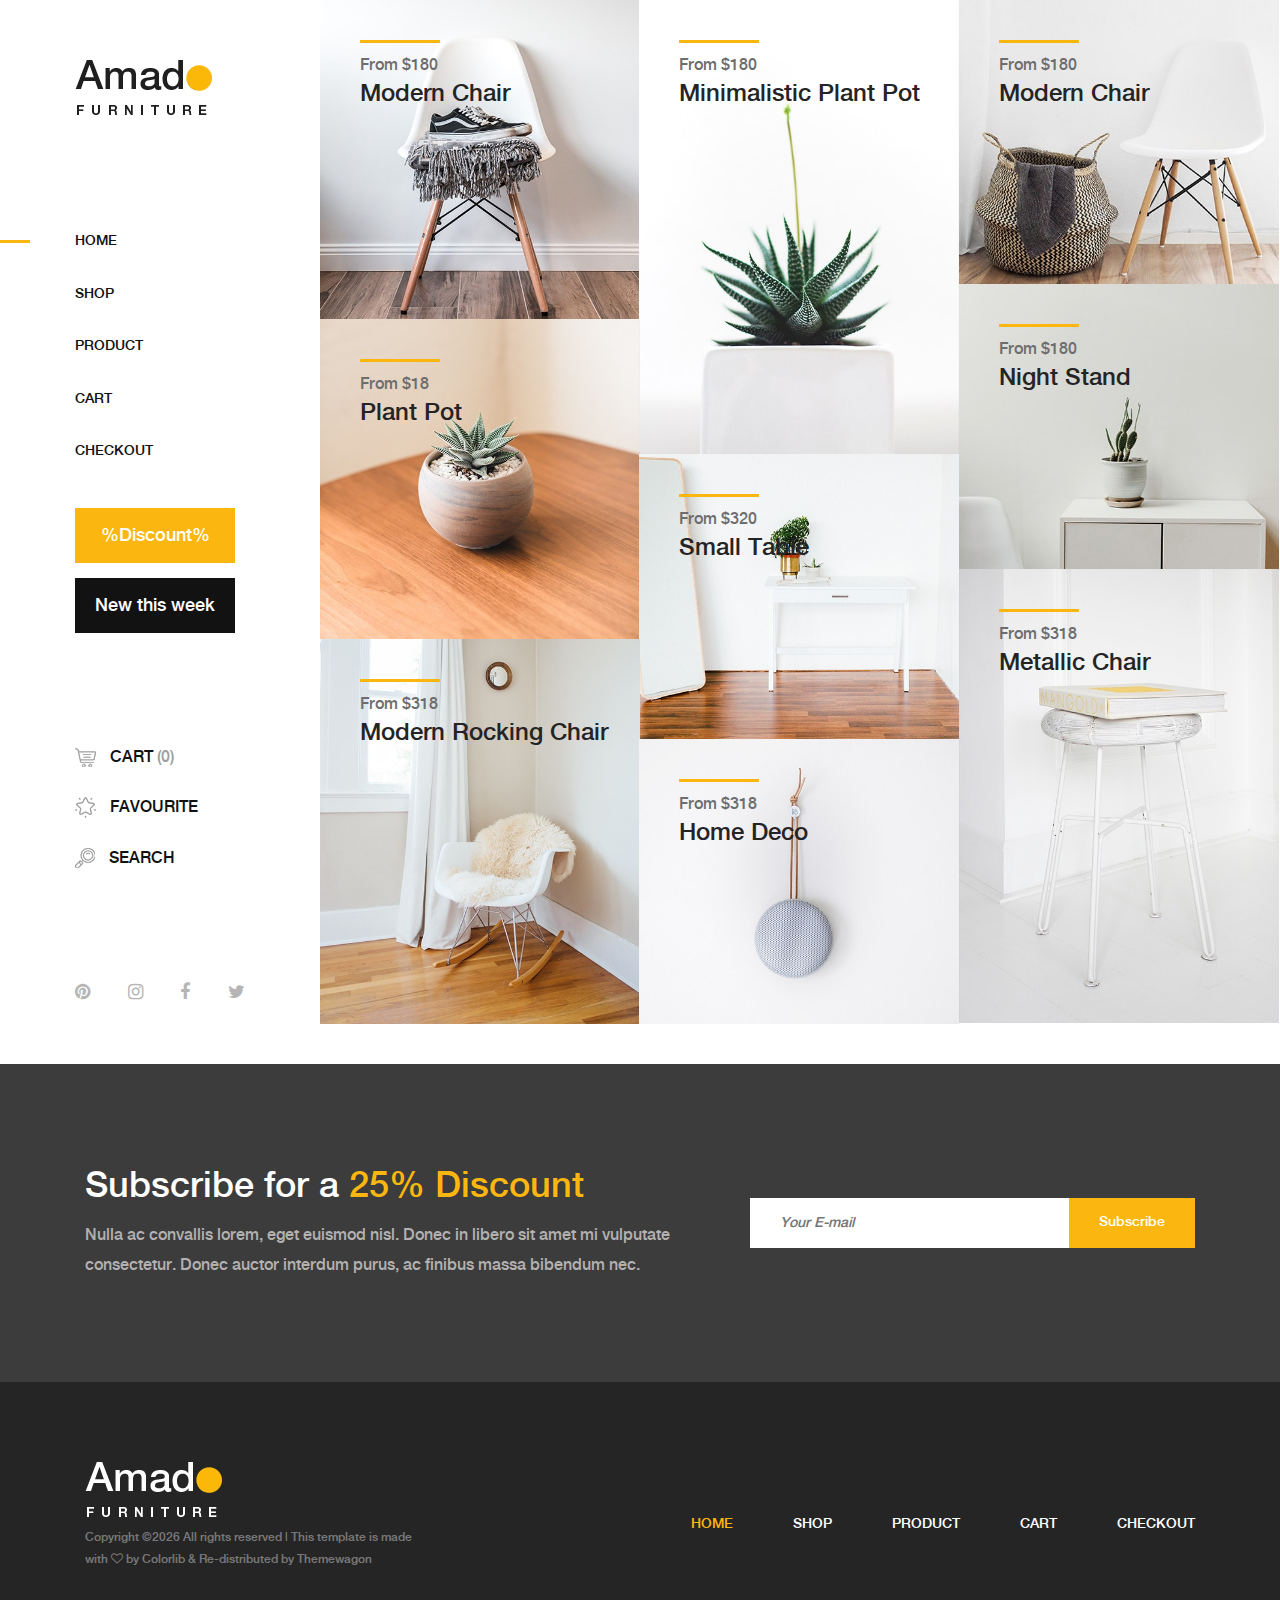
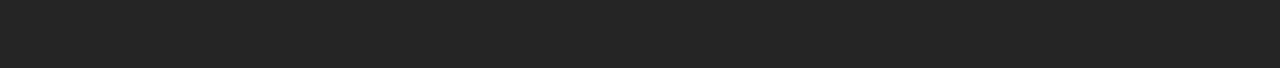
<file: amado-master/index.html>
<!DOCTYPE html>
<html lang="en">

<head>
    <meta charset="UTF-8">
    <meta name="description" content="">
    <meta http-equiv="X-UA-Compatible" content="IE=edge">
    <meta name="viewport" content="width=device-width, initial-scale=1, shrink-to-fit=no">
    <!-- The above 4 meta tags *must* come first in the head; any other head content must come *after* these tags -->

    <!-- Title  -->
    <title>Amado - Furniture Ecommerce Template | Home</title>

    <!-- Favicon  -->
    <link rel="icon" href="img/core-img/favicon.ico">

    <!-- Core Style CSS -->
    <link rel="stylesheet" href="css/core-style.css">
    <link rel="stylesheet" href="style.css">

</head>

<body>
    <!-- Search Wrapper Area Start -->
    <div class="search-wrapper section-padding-100">
        <div class="search-close">
            <i class="fa fa-close" aria-hidden="true"></i>
        </div>
        <div class="container">
            <div class="row">
                <div class="col-12">
                    <div class="search-content">
                        <form action="#" method="get">
                            <input type="search" name="search" id="search" placeholder="Type your keyword...">
                            <button type="submit"><img src="img/core-img/search.png" alt=""></button>
                        </form>
                    </div>
                </div>
            </div>
        </div>
    </div>
    <!-- Search Wrapper Area End -->

    <!-- ##### Main Content Wrapper Start ##### -->
    <div class="main-content-wrapper d-flex clearfix">

        <!-- Mobile Nav (max width 767px)-->
        <div class="mobile-nav">
            <!-- Navbar Brand -->
            <div class="amado-navbar-brand">
                <a href="index.html"><img src="img/core-img/logo.png" alt=""></a>
            </div>
            <!-- Navbar Toggler -->
            <div class="amado-navbar-toggler">
                <span></span><span></span><span></span>
            </div>
        </div>

        <!-- Header Area Start -->
        <header class="header-area clearfix">
            <!-- Close Icon -->
            <div class="nav-close">
                <i class="fa fa-close" aria-hidden="true"></i>
            </div>
            <!-- Logo -->
            <div class="logo">
                <a href="index.html"><img src="img/core-img/logo.png" alt=""></a>
            </div>
            <!-- Amado Nav -->
            <nav class="amado-nav">
                <ul>
                    <li class="active"><a href="index.html">Home</a></li>
                    <li><a href="shop.html">Shop</a></li>
                    <li><a href="product-details.html">Product</a></li>
                    <li><a href="cart.html">Cart</a></li>
                    <li><a href="checkout.html">Checkout</a></li>
                </ul>
            </nav>
            <!-- Button Group -->
            <div class="amado-btn-group mt-30 mb-100">
                <a href="#" class="btn amado-btn mb-15">%Discount%</a>
                <a href="#" class="btn amado-btn active">New this week</a>
            </div>
            <!-- Cart Menu -->
            <div class="cart-fav-search mb-100">
                <a href="cart.html" class="cart-nav"><img src="img/core-img/cart.png" alt=""> Cart <span>(0)</span></a>
                <a href="#" class="fav-nav"><img src="img/core-img/favorites.png" alt=""> Favourite</a>
                <a href="#" class="search-nav"><img src="img/core-img/search.png" alt=""> Search</a>
            </div>
            <!-- Social Button -->
            <div class="social-info d-flex justify-content-between">
                <a href="#"><i class="fa fa-pinterest" aria-hidden="true"></i></a>
                <a href="#"><i class="fa fa-instagram" aria-hidden="true"></i></a>
                <a href="#"><i class="fa fa-facebook" aria-hidden="true"></i></a>
                <a href="#"><i class="fa fa-twitter" aria-hidden="true"></i></a>
            </div>
        </header>
        <!-- Header Area End -->

        <!-- Product Catagories Area Start -->
        <div class="products-catagories-area clearfix">
            <div class="amado-pro-catagory clearfix">

                <!-- Single Catagory -->
                <div class="single-products-catagory clearfix">
                    <a href="shop.html">
                        <img src="img/bg-img/1.jpg" alt="">
                        <!-- Hover Content -->
                        <div class="hover-content">
                            <div class="line"></div>
                            <p>From $180</p>
                            <h4>Modern Chair</h4>
                        </div>
                    </a>
                </div>

                <!-- Single Catagory -->
                <div class="single-products-catagory clearfix">
                    <a href="shop.html">
                        <img src="img/bg-img/2.jpg" alt="">
                        <!-- Hover Content -->
                        <div class="hover-content">
                            <div class="line"></div>
                            <p>From $180</p>
                            <h4>Minimalistic Plant Pot</h4>
                        </div>
                    </a>
                </div>

                <!-- Single Catagory -->
                <div class="single-products-catagory clearfix">
                    <a href="shop.html">
                        <img src="img/bg-img/3.jpg" alt="">
                        <!-- Hover Content -->
                        <div class="hover-content">
                            <div class="line"></div>
                            <p>From $180</p>
                            <h4>Modern Chair</h4>
                        </div>
                    </a>
                </div>

                <!-- Single Catagory -->
                <div class="single-products-catagory clearfix">
                    <a href="shop.html">
                        <img src="img/bg-img/4.jpg" alt="">
                        <!-- Hover Content -->
                        <div class="hover-content">
                            <div class="line"></div>
                            <p>From $180</p>
                            <h4>Night Stand</h4>
                        </div>
                    </a>
                </div>

                <!-- Single Catagory -->
                <div class="single-products-catagory clearfix">
                    <a href="shop.html">
                        <img src="img/bg-img/5.jpg" alt="">
                        <!-- Hover Content -->
                        <div class="hover-content">
                            <div class="line"></div>
                            <p>From $18</p>
                            <h4>Plant Pot</h4>
                        </div>
                    </a>
                </div>

                <!-- Single Catagory -->
                <div class="single-products-catagory clearfix">
                    <a href="shop.html">
                        <img src="img/bg-img/6.jpg" alt="">
                        <!-- Hover Content -->
                        <div class="hover-content">
                            <div class="line"></div>
                            <p>From $320</p>
                            <h4>Small Table</h4>
                        </div>
                    </a>
                </div>

                <!-- Single Catagory -->
                <div class="single-products-catagory clearfix">
                    <a href="shop.html">
                        <img src="img/bg-img/7.jpg" alt="">
                        <!-- Hover Content -->
                        <div class="hover-content">
                            <div class="line"></div>
                            <p>From $318</p>
                            <h4>Metallic Chair</h4>
                        </div>
                    </a>
                </div>

                <!-- Single Catagory -->
                <div class="single-products-catagory clearfix">
                    <a href="shop.html">
                        <img src="img/bg-img/8.jpg" alt="">
                        <!-- Hover Content -->
                        <div class="hover-content">
                            <div class="line"></div>
                            <p>From $318</p>
                            <h4>Modern Rocking Chair</h4>
                        </div>
                    </a>
                </div>

                <!-- Single Catagory -->
                <div class="single-products-catagory clearfix">
                    <a href="shop.html">
                        <img src="img/bg-img/9.jpg" alt="">
                        <!-- Hover Content -->
                        <div class="hover-content">
                            <div class="line"></div>
                            <p>From $318</p>
                            <h4>Home Deco</h4>
                        </div>
                    </a>
                </div>
            </div>
        </div>
        <!-- Product Catagories Area End -->
    </div>
    <!-- ##### Main Content Wrapper End ##### -->

    <!-- ##### Newsletter Area Start ##### -->
    <section class="newsletter-area section-padding-100-0">
        <div class="container">
            <div class="row align-items-center">
                <!-- Newsletter Text -->
                <div class="col-12 col-lg-6 col-xl-7">
                    <div class="newsletter-text mb-100">
                        <h2>Subscribe for a <span>25% Discount</span></h2>
                        <p>Nulla ac convallis lorem, eget euismod nisl. Donec in libero sit amet mi vulputate consectetur. Donec auctor interdum purus, ac finibus massa bibendum nec.</p>
                    </div>
                </div>
                <!-- Newsletter Form -->
                <div class="col-12 col-lg-6 col-xl-5">
                    <div class="newsletter-form mb-100">
                        <form action="#" method="post">
                            <input type="email" name="email" class="nl-email" placeholder="Your E-mail">
                            <input type="submit" value="Subscribe">
                        </form>
                    </div>
                </div>
            </div>
        </div>
    </section>
    <!-- ##### Newsletter Area End ##### -->

    <!-- ##### Footer Area Start ##### -->
    <footer class="footer_area clearfix">
        <div class="container">
            <div class="row align-items-center">
                <!-- Single Widget Area -->
                <div class="col-12 col-lg-4">
                    <div class="single_widget_area">
                        <!-- Logo -->
                        <div class="footer-logo mr-50">
                            <a href="index.html"><img src="img/core-img/logo2.png" alt=""></a>
                        </div>
                        <!-- Copywrite Text -->
                        <p class="copywrite"><!-- Link back to Colorlib can't be removed. Template is licensed under CC BY 3.0. -->
Copyright &copy;<script>document.write(new Date().getFullYear());</script> All rights reserved | This template is made with <i class="fa fa-heart-o" aria-hidden="true"></i> by <a href="https://colorlib.com" target="_blank">Colorlib</a> & Re-distributed by <a href="https://themewagon.com/" target="_blank">Themewagon</a>
<!-- Link back to Colorlib can't be removed. Template is licensed under CC BY 3.0. --></p>
                    </div>
                </div>
                <!-- Single Widget Area -->
                <div class="col-12 col-lg-8">
                    <div class="single_widget_area">
                        <!-- Footer Menu -->
                        <div class="footer_menu">
                            <nav class="navbar navbar-expand-lg justify-content-end">
                                <button class="navbar-toggler" type="button" data-toggle="collapse" data-target="#footerNavContent" aria-controls="footerNavContent" aria-expanded="false" aria-label="Toggle navigation"><i class="fa fa-bars"></i></button>
                                <div class="collapse navbar-collapse" id="footerNavContent">
                                    <ul class="navbar-nav ml-auto">
                                        <li class="nav-item active">
                                            <a class="nav-link" href="index.html">Home</a>
                                        </li>
                                        <li class="nav-item">
                                            <a class="nav-link" href="shop.html">Shop</a>
                                        </li>
                                        <li class="nav-item">
                                            <a class="nav-link" href="product-details.html">Product</a>
                                        </li>
                                        <li class="nav-item">
                                            <a class="nav-link" href="cart.html">Cart</a>
                                        </li>
                                        <li class="nav-item">
                                            <a class="nav-link" href="checkout.html">Checkout</a>
                                        </li>
                                    </ul>
                                </div>
                            </nav>
                        </div>
                    </div>
                </div>
            </div>
        </div>
    </footer>
    <!-- ##### Footer Area End ##### -->

    <!-- ##### jQuery (Necessary for All JavaScript Plugins) ##### -->
    <script src="js/jquery/jquery-2.2.4.min.js"></script>
    <!-- Popper js -->
    <script src="js/popper.min.js"></script>
    <!-- Bootstrap js -->
    <script src="js/bootstrap.min.js"></script>
    <!-- Plugins js -->
    <script src="js/plugins.js"></script>
    <!-- Active js -->
    <script src="js/active.js"></script>

</body>

</html>
</file>
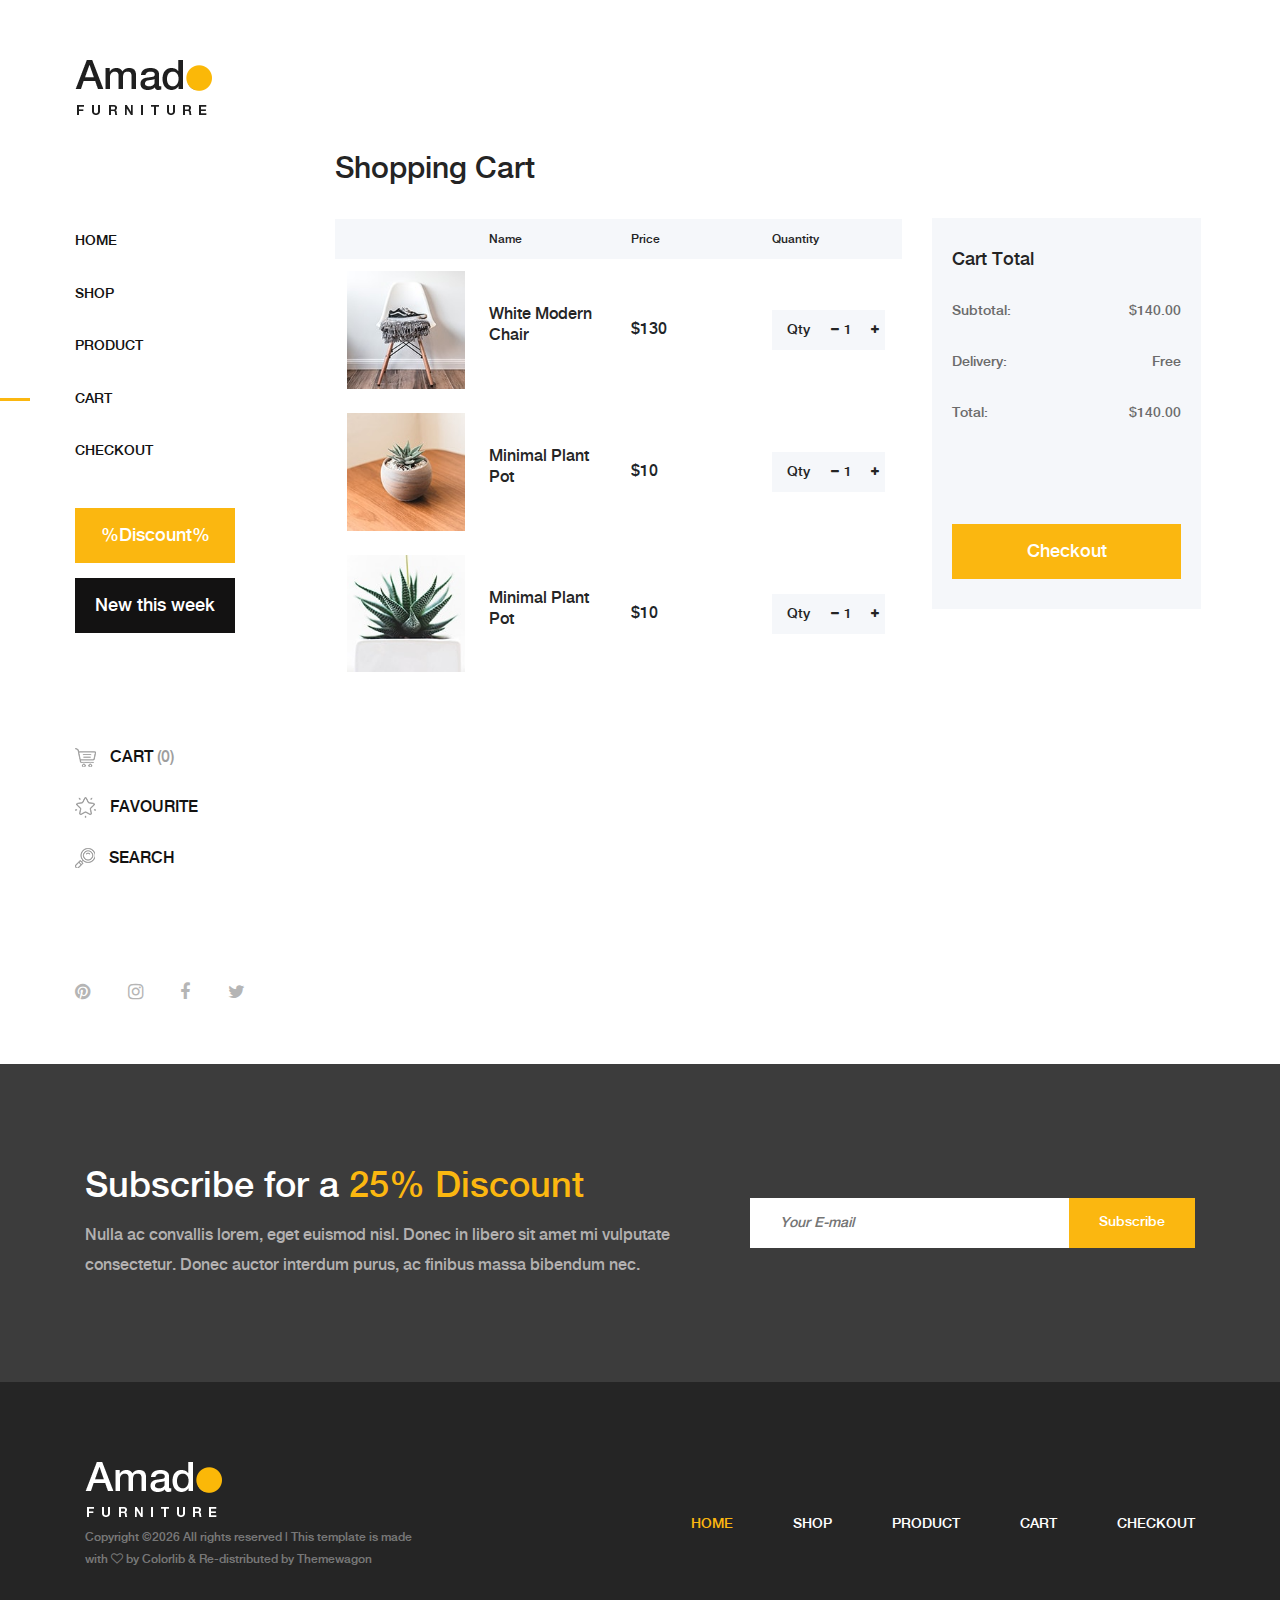
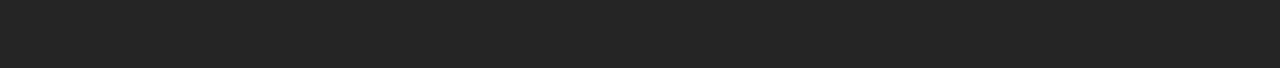
<file: amado-master/cart.html>
<!DOCTYPE html>
<html lang="en">

<head>
    <meta charset="UTF-8">
    <meta name="description" content="">
    <meta http-equiv="X-UA-Compatible" content="IE=edge">
    <meta name="viewport" content="width=device-width, initial-scale=1, shrink-to-fit=no">
    <!-- The above 4 meta tags *must* come first in the head; any other head content must come *after* these tags -->

    <!-- Title  -->
    <title>Amado - Furniture Ecommerce Template | Cart</title>

    <!-- Favicon  -->
    <link rel="icon" href="img/core-img/favicon.ico">

    <!-- Core Style CSS -->
    <link rel="stylesheet" href="css/core-style.css">
    <link rel="stylesheet" href="style.css">

</head>

<body>
    <!-- Search Wrapper Area Start -->
    <div class="search-wrapper section-padding-100">
        <div class="search-close">
            <i class="fa fa-close" aria-hidden="true"></i>
        </div>
        <div class="container">
            <div class="row">
                <div class="col-12">
                    <div class="search-content">
                        <form action="#" method="get">
                            <input type="search" name="search" id="search" placeholder="Type your keyword...">
                            <button type="submit"><img src="img/core-img/search.png" alt=""></button>
                        </form>
                    </div>
                </div>
            </div>
        </div>
    </div>
    <!-- Search Wrapper Area End -->

    <!-- ##### Main Content Wrapper Start ##### -->
    <div class="main-content-wrapper d-flex clearfix">

        <!-- Mobile Nav (max width 767px)-->
        <div class="mobile-nav">
            <!-- Navbar Brand -->
            <div class="amado-navbar-brand">
                <a href="index.html"><img src="img/core-img/logo.png" alt=""></a>
            </div>
            <!-- Navbar Toggler -->
            <div class="amado-navbar-toggler">
                <span></span><span></span><span></span>
            </div>
        </div>

        <!-- Header Area Start -->
        <header class="header-area clearfix">
            <!-- Close Icon -->
            <div class="nav-close">
                <i class="fa fa-close" aria-hidden="true"></i>
            </div>
            <!-- Logo -->
            <div class="logo">
                <a href="index.html"><img src="img/core-img/logo.png" alt=""></a>
            </div>
            <!-- Amado Nav -->
            <nav class="amado-nav">
                <ul>
                    <li><a href="index.html">Home</a></li>
                    <li><a href="shop.html">Shop</a></li>
                    <li><a href="product-details.html">Product</a></li>
                    <li class="active"><a href="cart.html">Cart</a></li>
                    <li><a href="checkout.html">Checkout</a></li>
                </ul>
            </nav>
            <!-- Button Group -->
            <div class="amado-btn-group mt-30 mb-100">
                <a href="#" class="btn amado-btn mb-15">%Discount%</a>
                <a href="#" class="btn amado-btn active">New this week</a>
            </div>
            <!-- Cart Menu -->
            <div class="cart-fav-search mb-100">
                <a href="cart.html" class="cart-nav"><img src="img/core-img/cart.png" alt=""> Cart <span>(0)</span></a>
                <a href="#" class="fav-nav"><img src="img/core-img/favorites.png" alt=""> Favourite</a>
                <a href="#" class="search-nav"><img src="img/core-img/search.png" alt=""> Search</a>
            </div>
            <!-- Social Button -->
            <div class="social-info d-flex justify-content-between">
                <a href="#"><i class="fa fa-pinterest" aria-hidden="true"></i></a>
                <a href="#"><i class="fa fa-instagram" aria-hidden="true"></i></a>
                <a href="#"><i class="fa fa-facebook" aria-hidden="true"></i></a>
                <a href="#"><i class="fa fa-twitter" aria-hidden="true"></i></a>
            </div>
        </header>
        <!-- Header Area End -->

        <div class="cart-table-area section-padding-100">
            <div class="container-fluid">
                <div class="row">
                    <div class="col-12 col-lg-8">
                        <div class="cart-title mt-50">
                            <h2>Shopping Cart</h2>
                        </div>

                        <div class="cart-table clearfix">
                            <table class="table table-responsive">
                                <thead>
                                    <tr>
                                        <th></th>
                                        <th>Name</th>
                                        <th>Price</th>
                                        <th>Quantity</th>
                                    </tr>
                                </thead>
                                <tbody>
                                    <tr>
                                        <td class="cart_product_img">
                                            <a href="#"><img src="img/bg-img/cart1.jpg" alt="Product"></a>
                                        </td>
                                        <td class="cart_product_desc">
                                            <h5>White Modern Chair</h5>
                                        </td>
                                        <td class="price">
                                            <span>$130</span>
                                        </td>
                                        <td class="qty">
                                            <div class="qty-btn d-flex">
                                                <p>Qty</p>
                                                <div class="quantity">
                                                    <span class="qty-minus" onclick="var effect = document.getElementById('qty'); var qty = effect.value; if( !isNaN( qty ) &amp;&amp; qty &gt; 1 ) effect.value--;return false;"><i class="fa fa-minus" aria-hidden="true"></i></span>
                                                    <input type="number" class="qty-text" id="qty" step="1" min="1" max="300" name="quantity" value="1">
                                                    <span class="qty-plus" onclick="var effect = document.getElementById('qty'); var qty = effect.value; if( !isNaN( qty )) effect.value++;return false;"><i class="fa fa-plus" aria-hidden="true"></i></span>
                                                </div>
                                            </div>
                                        </td>
                                    </tr>
                                    <tr>
                                        <td class="cart_product_img">
                                            <a href="#"><img src="img/bg-img/cart2.jpg" alt="Product"></a>
                                        </td>
                                        <td class="cart_product_desc">
                                            <h5>Minimal Plant Pot</h5>
                                        </td>
                                        <td class="price">
                                            <span>$10</span>
                                        </td>
                                        <td class="qty">
                                            <div class="qty-btn d-flex">
                                                <p>Qty</p>
                                                <div class="quantity">
                                                    <span class="qty-minus" onclick="var effect = document.getElementById('qty2'); var qty = effect.value; if( !isNaN( qty ) &amp;&amp; qty &gt; 1 ) effect.value--;return false;"><i class="fa fa-minus" aria-hidden="true"></i></span>
                                                    <input type="number" class="qty-text" id="qty2" step="1" min="1" max="300" name="quantity" value="1">
                                                    <span class="qty-plus" onclick="var effect = document.getElementById('qty2'); var qty = effect.value; if( !isNaN( qty )) effect.value++;return false;"><i class="fa fa-plus" aria-hidden="true"></i></span>
                                                </div>
                                            </div>
                                        </td>
                                    </tr>
                                    <tr>
                                        <td class="cart_product_img">
                                            <a href="#"><img src="img/bg-img/cart3.jpg" alt="Product"></a>
                                        </td>
                                        <td class="cart_product_desc">
                                            <h5>Minimal Plant Pot</h5>
                                        </td>
                                        <td class="price">
                                            <span>$10</span>
                                        </td>
                                        <td class="qty">
                                            <div class="qty-btn d-flex">
                                                <p>Qty</p>
                                                <div class="quantity">
                                                    <span class="qty-minus" onclick="var effect = document.getElementById('qty3'); var qty = effect.value; if( !isNaN( qty ) &amp;&amp; qty &gt; 1 ) effect.value--;return false;"><i class="fa fa-minus" aria-hidden="true"></i></span>
                                                    <input type="number" class="qty-text" id="qty3" step="1" min="1" max="300" name="quantity" value="1">
                                                    <span class="qty-plus" onclick="var effect = document.getElementById('qty3'); var qty = effect.value; if( !isNaN( qty )) effect.value++;return false;"><i class="fa fa-plus" aria-hidden="true"></i></span>
                                                </div>
                                            </div>
                                        </td>
                                    </tr>
                                </tbody>
                            </table>
                        </div>
                    </div>
                    <div class="col-12 col-lg-4">
                        <div class="cart-summary">
                            <h5>Cart Total</h5>
                            <ul class="summary-table">
                                <li><span>subtotal:</span> <span>$140.00</span></li>
                                <li><span>delivery:</span> <span>Free</span></li>
                                <li><span>total:</span> <span>$140.00</span></li>
                            </ul>
                            <div class="cart-btn mt-100">
                                <a href="cart.html" class="btn amado-btn w-100">Checkout</a>
                            </div>
                        </div>
                    </div>
                </div>
            </div>
        </div>
    </div>
    <!-- ##### Main Content Wrapper End ##### -->

    <!-- ##### Newsletter Area Start ##### -->
    <section class="newsletter-area section-padding-100-0">
        <div class="container">
            <div class="row align-items-center">
                <!-- Newsletter Text -->
                <div class="col-12 col-lg-6 col-xl-7">
                    <div class="newsletter-text mb-100">
                        <h2>Subscribe for a <span>25% Discount</span></h2>
                        <p>Nulla ac convallis lorem, eget euismod nisl. Donec in libero sit amet mi vulputate consectetur. Donec auctor interdum purus, ac finibus massa bibendum nec.</p>
                    </div>
                </div>
                <!-- Newsletter Form -->
                <div class="col-12 col-lg-6 col-xl-5">
                    <div class="newsletter-form mb-100">
                        <form action="#" method="post">
                            <input type="email" name="email" class="nl-email" placeholder="Your E-mail">
                            <input type="submit" value="Subscribe">
                        </form>
                    </div>
                </div>
            </div>
        </div>
    </section>
    <!-- ##### Newsletter Area End ##### -->

    <!-- ##### Footer Area Start ##### -->
    <footer class="footer_area clearfix">
        <div class="container">
            <div class="row align-items-center">
                <!-- Single Widget Area -->
                <div class="col-12 col-lg-4">
                    <div class="single_widget_area">
                        <!-- Logo -->
                        <div class="footer-logo mr-50">
                            <a href="index.html"><img src="img/core-img/logo2.png" alt=""></a>
                        </div>
                        <!-- Copywrite Text -->
                        <p class="copywrite"><!-- Link back to Colorlib can't be removed. Template is licensed under CC BY 3.0. -->
Copyright &copy;<script>document.write(new Date().getFullYear());</script> All rights reserved | This template is made with <i class="fa fa-heart-o" aria-hidden="true"></i> by <a href="https://colorlib.com" target="_blank">Colorlib</a>
<!-- Link back to Colorlib can't be removed. Template is licensed under CC BY 3.0. -->& Re-distributed by <a href="https://themewagon.com/" target="_blank">Themewagon</a>
</p>
                    </div>
                </div>
                <!-- Single Widget Area -->
                <div class="col-12 col-lg-8">
                    <div class="single_widget_area">
                        <!-- Footer Menu -->
                        <div class="footer_menu">
                            <nav class="navbar navbar-expand-lg justify-content-end">
                                <button class="navbar-toggler" type="button" data-toggle="collapse" data-target="#footerNavContent" aria-controls="footerNavContent" aria-expanded="false" aria-label="Toggle navigation"><i class="fa fa-bars"></i></button>
                                <div class="collapse navbar-collapse" id="footerNavContent">
                                    <ul class="navbar-nav ml-auto">
                                        <li class="nav-item active">
                                            <a class="nav-link" href="index.html">Home</a>
                                        </li>
                                        <li class="nav-item">
                                            <a class="nav-link" href="shop.html">Shop</a>
                                        </li>
                                        <li class="nav-item">
                                            <a class="nav-link" href="product-details.html">Product</a>
                                        </li>
                                        <li class="nav-item">
                                            <a class="nav-link" href="cart.html">Cart</a>
                                        </li>
                                        <li class="nav-item">
                                            <a class="nav-link" href="checkout.html">Checkout</a>
                                        </li>
                                    </ul>
                                </div>
                            </nav>
                        </div>
                    </div>
                </div>
            </div>
        </div>
    </footer>
    <!-- ##### Footer Area End ##### -->

    <!-- ##### jQuery (Necessary for All JavaScript Plugins) ##### -->
    <script src="js/jquery/jquery-2.2.4.min.js"></script>
    <!-- Popper js -->
    <script src="js/popper.min.js"></script>
    <!-- Bootstrap js -->
    <script src="js/bootstrap.min.js"></script>
    <!-- Plugins js -->
    <script src="js/plugins.js"></script>
    <!-- Active js -->
    <script src="js/active.js"></script>

</body>

</html>
</file>
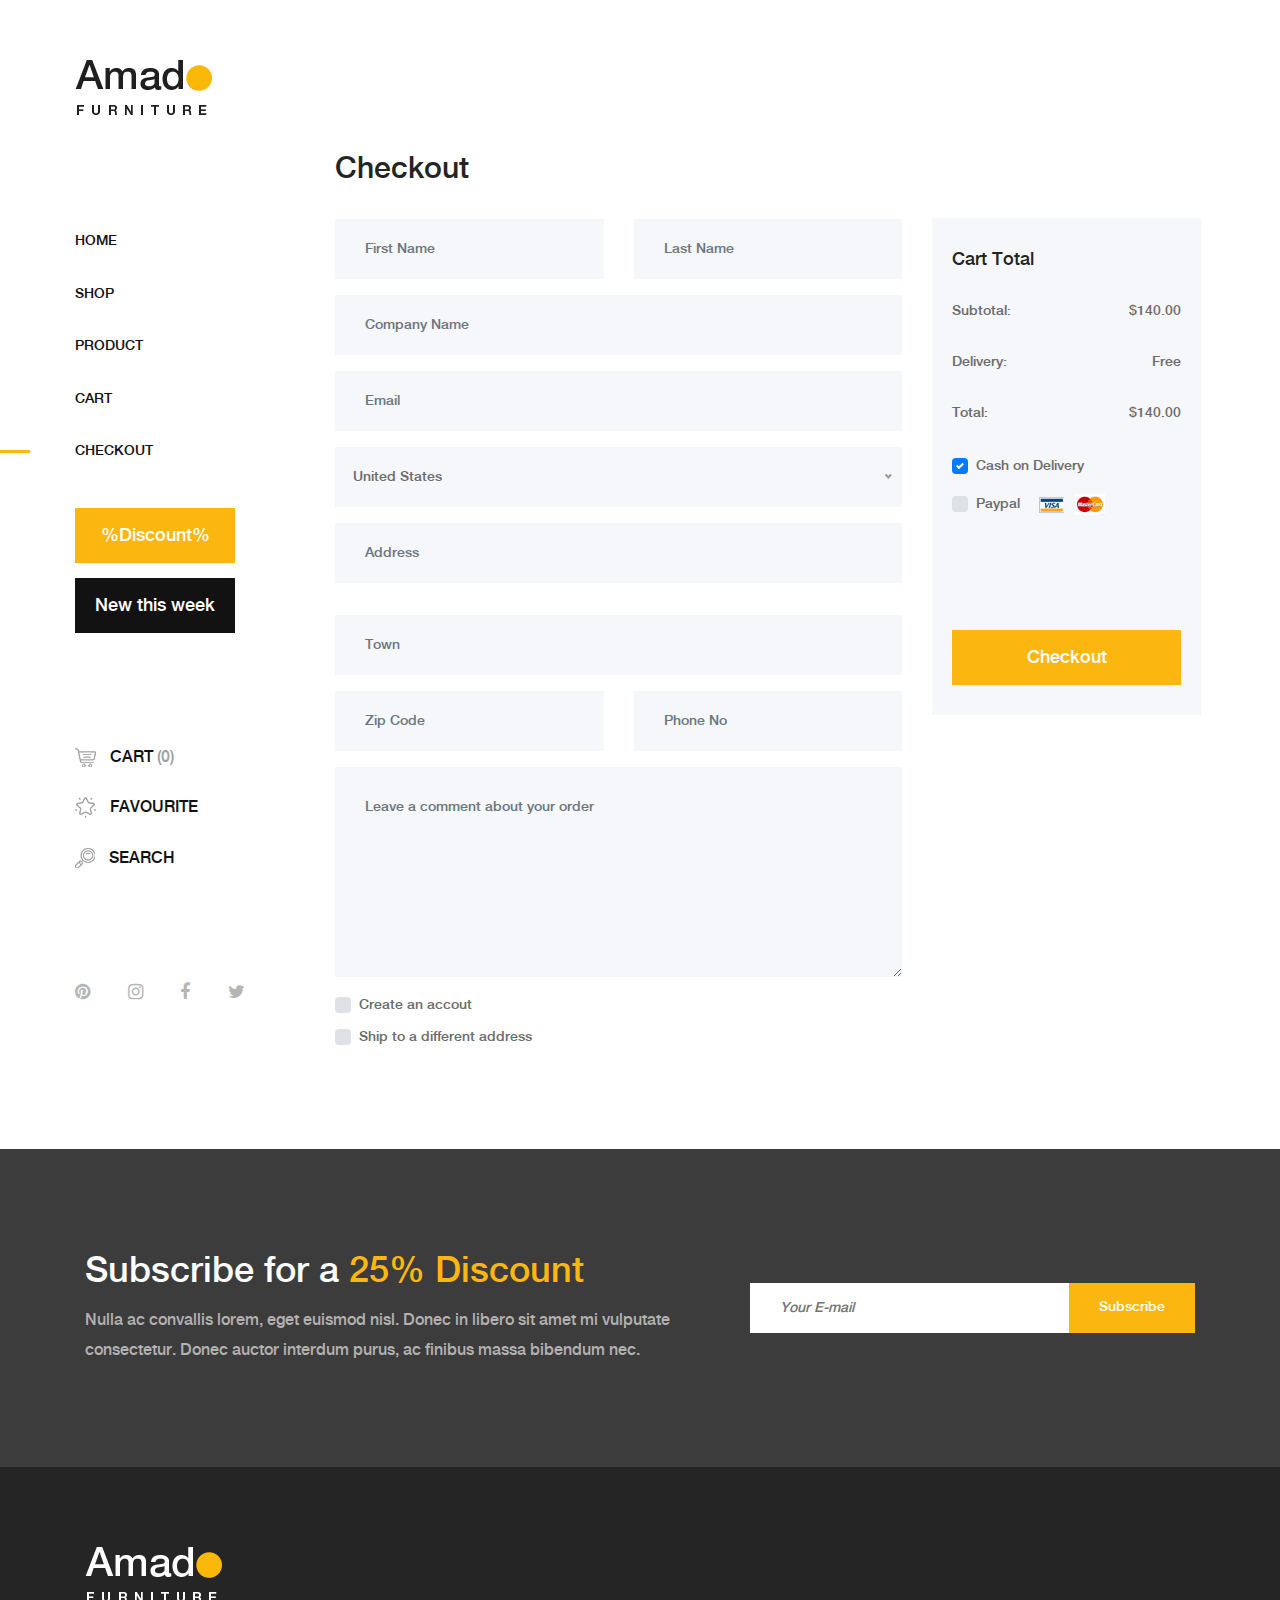
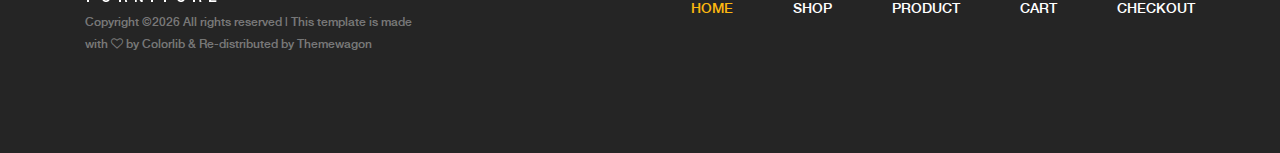
<file: amado-master/checkout.html>
<!DOCTYPE html>
<html lang="en">

<head>
    <meta charset="UTF-8">
    <meta name="description" content="">
    <meta http-equiv="X-UA-Compatible" content="IE=edge">
    <meta name="viewport" content="width=device-width, initial-scale=1, shrink-to-fit=no">
    <!-- The above 4 meta tags *must* come first in the head; any other head content must come *after* these tags -->

    <!-- Title  -->
    <title>Amado - Furniture Ecommerce Template | Checkout</title>

    <!-- Favicon  -->
    <link rel="icon" href="img/core-img/favicon.ico">

    <!-- Core Style CSS -->
    <link rel="stylesheet" href="css/core-style.css">
    <link rel="stylesheet" href="style.css">

</head>

<body>
    <!-- Search Wrapper Area Start -->
    <div class="search-wrapper section-padding-100">
        <div class="search-close">
            <i class="fa fa-close" aria-hidden="true"></i>
        </div>
        <div class="container">
            <div class="row">
                <div class="col-12">
                    <div class="search-content">
                        <form action="#" method="get">
                            <input type="search" name="search" id="search" placeholder="Type your keyword...">
                            <button type="submit"><img src="img/core-img/search.png" alt=""></button>
                        </form>
                    </div>
                </div>
            </div>
        </div>
    </div>
    <!-- Search Wrapper Area End -->

    <!-- ##### Main Content Wrapper Start ##### -->
    <div class="main-content-wrapper d-flex clearfix">

        <!-- Mobile Nav (max width 767px)-->
        <div class="mobile-nav">
            <!-- Navbar Brand -->
            <div class="amado-navbar-brand">
                <a href="index.html"><img src="img/core-img/logo.png" alt=""></a>
            </div>
            <!-- Navbar Toggler -->
            <div class="amado-navbar-toggler">
                <span></span><span></span><span></span>
            </div>
        </div>

        <!-- Header Area Start -->
        <header class="header-area clearfix">
            <!-- Close Icon -->
            <div class="nav-close">
                <i class="fa fa-close" aria-hidden="true"></i>
            </div>
            <!-- Logo -->
            <div class="logo">
                <a href="index.html"><img src="img/core-img/logo.png" alt=""></a>
            </div>
            <!-- Amado Nav -->
            <nav class="amado-nav">
                <ul>
                    <li><a href="index.html">Home</a></li>
                    <li><a href="shop.html">Shop</a></li>
                    <li><a href="product-details.html">Product</a></li>
                    <li><a href="cart.html">Cart</a></li>
                    <li class="active"><a href="checkout.html">Checkout</a></li>
                </ul>
            </nav>
            <!-- Button Group -->
            <div class="amado-btn-group mt-30 mb-100">
                <a href="#" class="btn amado-btn mb-15">%Discount%</a>
                <a href="#" class="btn amado-btn active">New this week</a>
            </div>
            <!-- Cart Menu -->
            <div class="cart-fav-search mb-100">
                <a href="cart.html" class="cart-nav"><img src="img/core-img/cart.png" alt=""> Cart <span>(0)</span></a>
                <a href="#" class="fav-nav"><img src="img/core-img/favorites.png" alt=""> Favourite</a>
                <a href="#" class="search-nav"><img src="img/core-img/search.png" alt=""> Search</a>
            </div>
            <!-- Social Button -->
            <div class="social-info d-flex justify-content-between">
                <a href="#"><i class="fa fa-pinterest" aria-hidden="true"></i></a>
                <a href="#"><i class="fa fa-instagram" aria-hidden="true"></i></a>
                <a href="#"><i class="fa fa-facebook" aria-hidden="true"></i></a>
                <a href="#"><i class="fa fa-twitter" aria-hidden="true"></i></a>
            </div>
        </header>
        <!-- Header Area End -->

        <div class="cart-table-area section-padding-100">
            <div class="container-fluid">
                <div class="row">
                    <div class="col-12 col-lg-8">
                        <div class="checkout_details_area mt-50 clearfix">

                            <div class="cart-title">
                                <h2>Checkout</h2>
                            </div>

                            <form action="#" method="post">
                                <div class="row">
                                    <div class="col-md-6 mb-3">
                                        <input type="text" class="form-control" id="first_name" value="" placeholder="First Name" required>
                                    </div>
                                    <div class="col-md-6 mb-3">
                                        <input type="text" class="form-control" id="last_name" value="" placeholder="Last Name" required>
                                    </div>
                                    <div class="col-12 mb-3">
                                        <input type="text" class="form-control" id="company" placeholder="Company Name" value="">
                                    </div>
                                    <div class="col-12 mb-3">
                                        <input type="email" class="form-control" id="email" placeholder="Email" value="">
                                    </div>
                                    <div class="col-12 mb-3">
                                        <select class="w-100" id="country">
                                        <option value="usa">United States</option>
                                        <option value="uk">United Kingdom</option>
                                        <option value="ger">Germany</option>
                                        <option value="fra">France</option>
                                        <option value="ind">India</option>
                                        <option value="aus">Australia</option>
                                        <option value="bra">Brazil</option>
                                        <option value="cana">Canada</option>
                                    </select>
                                    </div>
                                    <div class="col-12 mb-3">
                                        <input type="text" class="form-control mb-3" id="street_address" placeholder="Address" value="">
                                    </div>
                                    <div class="col-12 mb-3">
                                        <input type="text" class="form-control" id="city" placeholder="Town" value="">
                                    </div>
                                    <div class="col-md-6 mb-3">
                                        <input type="text" class="form-control" id="zipCode" placeholder="Zip Code" value="">
                                    </div>
                                    <div class="col-md-6 mb-3">
                                        <input type="number" class="form-control" id="phone_number" min="0" placeholder="Phone No" value="">
                                    </div>
                                    <div class="col-12 mb-3">
                                        <textarea name="comment" class="form-control w-100" id="comment" cols="30" rows="10" placeholder="Leave a comment about your order"></textarea>
                                    </div>

                                    <div class="col-12">
                                        <div class="custom-control custom-checkbox d-block mb-2">
                                            <input type="checkbox" class="custom-control-input" id="customCheck2">
                                            <label class="custom-control-label" for="customCheck2">Create an accout</label>
                                        </div>
                                        <div class="custom-control custom-checkbox d-block">
                                            <input type="checkbox" class="custom-control-input" id="customCheck3">
                                            <label class="custom-control-label" for="customCheck3">Ship to a different address</label>
                                        </div>
                                    </div>
                                </div>
                            </form>
                        </div>
                    </div>
                    <div class="col-12 col-lg-4">
                        <div class="cart-summary">
                            <h5>Cart Total</h5>
                            <ul class="summary-table">
                                <li><span>subtotal:</span> <span>$140.00</span></li>
                                <li><span>delivery:</span> <span>Free</span></li>
                                <li><span>total:</span> <span>$140.00</span></li>
                            </ul>

                            <div class="payment-method">
                                <!-- Cash on delivery -->
                                <div class="custom-control custom-checkbox mr-sm-2">
                                    <input type="checkbox" class="custom-control-input" id="cod" checked>
                                    <label class="custom-control-label" for="cod">Cash on Delivery</label>
                                </div>
                                <!-- Paypal -->
                                <div class="custom-control custom-checkbox mr-sm-2">
                                    <input type="checkbox" class="custom-control-input" id="paypal">
                                    <label class="custom-control-label" for="paypal">Paypal <img class="ml-15" src="img/core-img/paypal.png" alt=""></label>
                                </div>
                            </div>

                            <div class="cart-btn mt-100">
                                <a href="#" class="btn amado-btn w-100">Checkout</a>
                            </div>
                        </div>
                    </div>
                </div>
            </div>
        </div>
    </div>
    <!-- ##### Main Content Wrapper End ##### -->

    <!-- ##### Newsletter Area Start ##### -->
    <section class="newsletter-area section-padding-100-0">
        <div class="container">
            <div class="row align-items-center">
                <!-- Newsletter Text -->
                <div class="col-12 col-lg-6 col-xl-7">
                    <div class="newsletter-text mb-100">
                        <h2>Subscribe for a <span>25% Discount</span></h2>
                        <p>Nulla ac convallis lorem, eget euismod nisl. Donec in libero sit amet mi vulputate consectetur. Donec auctor interdum purus, ac finibus massa bibendum nec.</p>
                    </div>
                </div>
                <!-- Newsletter Form -->
                <div class="col-12 col-lg-6 col-xl-5">
                    <div class="newsletter-form mb-100">
                        <form action="#" method="post">
                            <input type="email" name="email" class="nl-email" placeholder="Your E-mail">
                            <input type="submit" value="Subscribe">
                        </form>
                    </div>
                </div>
            </div>
        </div>
    </section>
    <!-- ##### Newsletter Area End ##### -->

    <!-- ##### Footer Area Start ##### -->
    <footer class="footer_area clearfix">
        <div class="container">
            <div class="row align-items-center">
                <!-- Single Widget Area -->
                <div class="col-12 col-lg-4">
                    <div class="single_widget_area">
                        <!-- Logo -->
                        <div class="footer-logo mr-50">
                            <a href="index.html"><img src="img/core-img/logo2.png" alt=""></a>
                        </div>
                        <!-- Copywrite Text -->
                        <p class="copywrite"><!-- Link back to Colorlib can't be removed. Template is licensed under CC BY 3.0. -->
Copyright &copy;<script>document.write(new Date().getFullYear());</script> All rights reserved | This template is made with <i class="fa fa-heart-o" aria-hidden="true"></i> by <a href="https://colorlib.com" target="_blank">Colorlib</a> & Re-distributed by <a href="https://themewagon.com/" target="_blank">Themewagon</a>
<!-- Link back to Colorlib can't be removed. Template is licensed under CC BY 3.0. --></p>
                    </div>
                </div>
                <!-- Single Widget Area -->
                <div class="col-12 col-lg-8">
                    <div class="single_widget_area">
                        <!-- Footer Menu -->
                        <div class="footer_menu">
                            <nav class="navbar navbar-expand-lg justify-content-end">
                                <button class="navbar-toggler" type="button" data-toggle="collapse" data-target="#footerNavContent" aria-controls="footerNavContent" aria-expanded="false" aria-label="Toggle navigation"><i class="fa fa-bars"></i></button>
                                <div class="collapse navbar-collapse" id="footerNavContent">
                                    <ul class="navbar-nav ml-auto">
                                        <li class="nav-item active">
                                            <a class="nav-link" href="index.html">Home</a>
                                        </li>
                                        <li class="nav-item">
                                            <a class="nav-link" href="shop.html">Shop</a>
                                        </li>
                                        <li class="nav-item">
                                            <a class="nav-link" href="product-details.html">Product</a>
                                        </li>
                                        <li class="nav-item">
                                            <a class="nav-link" href="cart.html">Cart</a>
                                        </li>
                                        <li class="nav-item">
                                            <a class="nav-link" href="checkout.html">Checkout</a>
                                        </li>
                                    </ul>
                                </div>
                            </nav>
                        </div>
                    </div>
                </div>
            </div>
        </div>
    </footer>
    <!-- ##### Footer Area End ##### -->

    <!-- ##### jQuery (Necessary for All JavaScript Plugins) ##### -->
    <script src="js/jquery/jquery-2.2.4.min.js"></script>
    <!-- Popper js -->
    <script src="js/popper.min.js"></script>
    <!-- Bootstrap js -->
    <script src="js/bootstrap.min.js"></script>
    <!-- Plugins js -->
    <script src="js/plugins.js"></script>
    <!-- Active js -->
    <script src="js/active.js"></script>

</body>

</html>
</file>
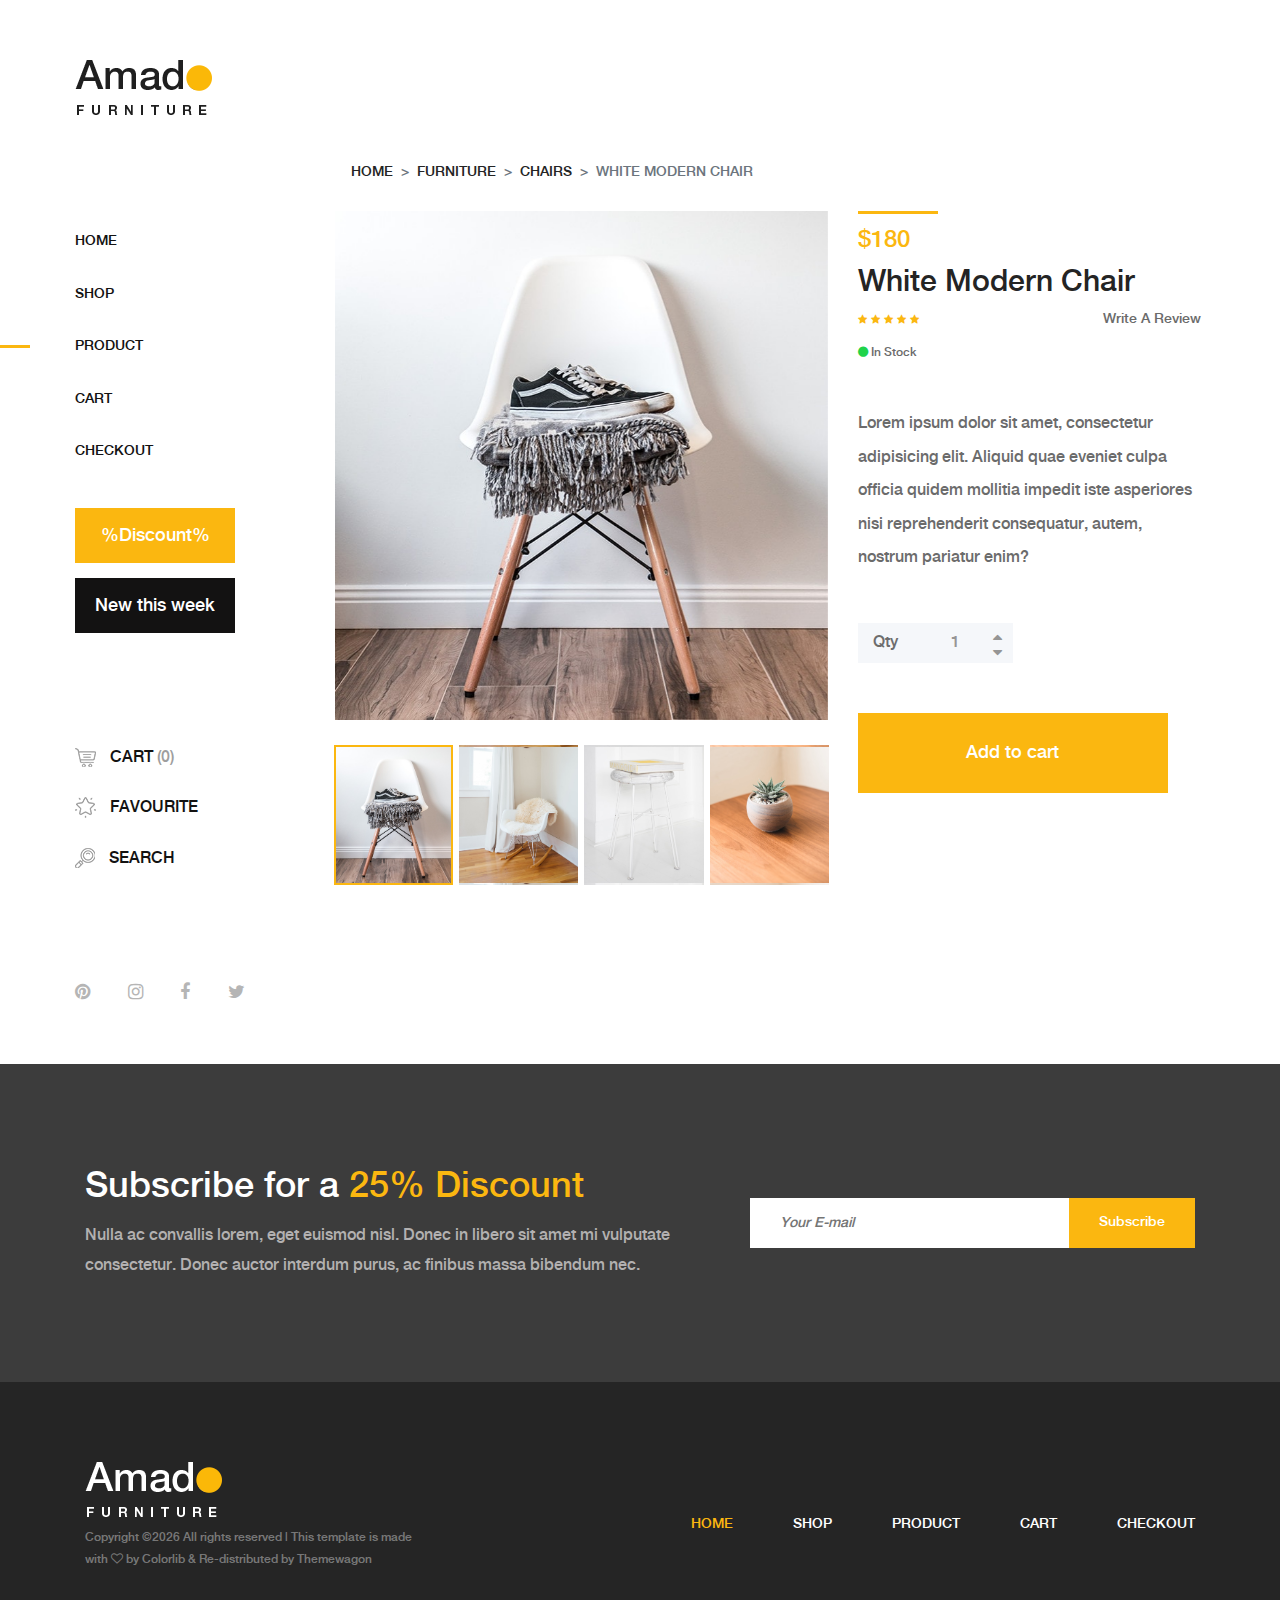
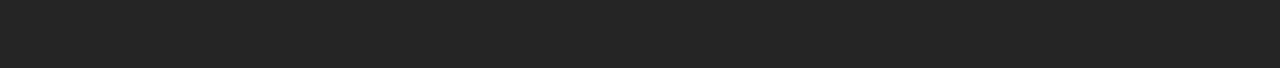
<file: amado-master/product-details.html>
<!DOCTYPE html>
<html lang="en">

<head>
    <meta charset="UTF-8">
    <meta name="description" content="">
    <meta http-equiv="X-UA-Compatible" content="IE=edge">
    <meta name="viewport" content="width=device-width, initial-scale=1, shrink-to-fit=no">
    <!-- The above 4 meta tags *must* come first in the head; any other head content must come *after* these tags -->

    <!-- Title  -->
    <title>Amado - Furniture Ecommerce Template | Product Details</title>

    <!-- Favicon  -->
    <link rel="icon" href="img/core-img/favicon.ico">

    <!-- Core Style CSS -->
    <link rel="stylesheet" href="css/core-style.css">
    <link rel="stylesheet" href="style.css">

</head>

<body>
    <!-- Search Wrapper Area Start -->
    <div class="search-wrapper section-padding-100">
        <div class="search-close">
            <i class="fa fa-close" aria-hidden="true"></i>
        </div>
        <div class="container">
            <div class="row">
                <div class="col-12">
                    <div class="search-content">
                        <form action="#" method="get">
                            <input type="search" name="search" id="search" placeholder="Type your keyword...">
                            <button type="submit"><img src="img/core-img/search.png" alt=""></button>
                        </form>
                    </div>
                </div>
            </div>
        </div>
    </div>
    <!-- Search Wrapper Area End -->

    <!-- ##### Main Content Wrapper Start ##### -->
    <div class="main-content-wrapper d-flex clearfix">

        <!-- Mobile Nav (max width 767px)-->
        <div class="mobile-nav">
            <!-- Navbar Brand -->
            <div class="amado-navbar-brand">
                <a href="index.html"><img src="img/core-img/logo.png" alt=""></a>
            </div>
            <!-- Navbar Toggler -->
            <div class="amado-navbar-toggler">
                <span></span><span></span><span></span>
            </div>
        </div>

        <!-- Header Area Start -->
        <header class="header-area clearfix">
            <!-- Close Icon -->
            <div class="nav-close">
                <i class="fa fa-close" aria-hidden="true"></i>
            </div>
            <!-- Logo -->
            <div class="logo">
                <a href="index.html"><img src="img/core-img/logo.png" alt=""></a>
            </div>
            <!-- Amado Nav -->
            <nav class="amado-nav">
                <ul>
                    <li><a href="index.html">Home</a></li>
                    <li><a href="shop.html">Shop</a></li>
                    <li class="active"><a href="product-details.html">Product</a></li>
                    <li><a href="cart.html">Cart</a></li>
                    <li><a href="checkout.html">Checkout</a></li>
                </ul>
            </nav>
            <!-- Button Group -->
            <div class="amado-btn-group mt-30 mb-100">
                <a href="#" class="btn amado-btn mb-15">%Discount%</a>
                <a href="#" class="btn amado-btn active">New this week</a>
            </div>
            <!-- Cart Menu -->
            <div class="cart-fav-search mb-100">
                <a href="cart.html" class="cart-nav"><img src="img/core-img/cart.png" alt=""> Cart <span>(0)</span></a>
                <a href="#" class="fav-nav"><img src="img/core-img/favorites.png" alt=""> Favourite</a>
                <a href="#" class="search-nav"><img src="img/core-img/search.png" alt=""> Search</a>
            </div>
            <!-- Social Button -->
            <div class="social-info d-flex justify-content-between">
                <a href="#"><i class="fa fa-pinterest" aria-hidden="true"></i></a>
                <a href="#"><i class="fa fa-instagram" aria-hidden="true"></i></a>
                <a href="#"><i class="fa fa-facebook" aria-hidden="true"></i></a>
                <a href="#"><i class="fa fa-twitter" aria-hidden="true"></i></a>
            </div>
        </header>
        <!-- Header Area End -->

        <!-- Product Details Area Start -->
        <div class="single-product-area section-padding-100 clearfix">
            <div class="container-fluid">

                <div class="row">
                    <div class="col-12">
                        <nav aria-label="breadcrumb">
                            <ol class="breadcrumb mt-50">
                                <li class="breadcrumb-item"><a href="#">Home</a></li>
                                <li class="breadcrumb-item"><a href="#">Furniture</a></li>
                                <li class="breadcrumb-item"><a href="#">Chairs</a></li>
                                <li class="breadcrumb-item active" aria-current="page">white modern chair</li>
                            </ol>
                        </nav>
                    </div>
                </div>

                <div class="row">
                    <div class="col-12 col-lg-7">
                        <div class="single_product_thumb">
                            <div id="product_details_slider" class="carousel slide" data-ride="carousel">
                                <ol class="carousel-indicators">
                                    <li class="active" data-target="#product_details_slider" data-slide-to="0" style="background-image: url(img/product-img/pro-big-1.jpg);">
                                    </li>
                                    <li data-target="#product_details_slider" data-slide-to="1" style="background-image: url(img/product-img/pro-big-2.jpg);">
                                    </li>
                                    <li data-target="#product_details_slider" data-slide-to="2" style="background-image: url(img/product-img/pro-big-3.jpg);">
                                    </li>
                                    <li data-target="#product_details_slider" data-slide-to="3" style="background-image: url(img/product-img/pro-big-4.jpg);">
                                    </li>
                                </ol>
                                <div class="carousel-inner">
                                    <div class="carousel-item active">
                                        <a class="gallery_img" href="img/product-img/pro-big-1.jpg">
                                            <img class="d-block w-100" src="img/product-img/pro-big-1.jpg" alt="First slide">
                                        </a>
                                    </div>
                                    <div class="carousel-item">
                                        <a class="gallery_img" href="img/product-img/pro-big-2.jpg">
                                            <img class="d-block w-100" src="img/product-img/pro-big-2.jpg" alt="Second slide">
                                        </a>
                                    </div>
                                    <div class="carousel-item">
                                        <a class="gallery_img" href="img/product-img/pro-big-3.jpg">
                                            <img class="d-block w-100" src="img/product-img/pro-big-3.jpg" alt="Third slide">
                                        </a>
                                    </div>
                                    <div class="carousel-item">
                                        <a class="gallery_img" href="img/product-img/pro-big-4.jpg">
                                            <img class="d-block w-100" src="img/product-img/pro-big-4.jpg" alt="Fourth slide">
                                        </a>
                                    </div>
                                </div>
                            </div>
                        </div>
                    </div>
                    <div class="col-12 col-lg-5">
                        <div class="single_product_desc">
                            <!-- Product Meta Data -->
                            <div class="product-meta-data">
                                <div class="line"></div>
                                <p class="product-price">$180</p>
                                <a href="product-details.html">
                                    <h6>White Modern Chair</h6>
                                </a>
                                <!-- Ratings & Review -->
                                <div class="ratings-review mb-15 d-flex align-items-center justify-content-between">
                                    <div class="ratings">
                                        <i class="fa fa-star" aria-hidden="true"></i>
                                        <i class="fa fa-star" aria-hidden="true"></i>
                                        <i class="fa fa-star" aria-hidden="true"></i>
                                        <i class="fa fa-star" aria-hidden="true"></i>
                                        <i class="fa fa-star" aria-hidden="true"></i>
                                    </div>
                                    <div class="review">
                                        <a href="#">Write A Review</a>
                                    </div>
                                </div>
                                <!-- Avaiable -->
                                <p class="avaibility"><i class="fa fa-circle"></i> In Stock</p>
                            </div>

                            <div class="short_overview my-5">
                                <p>Lorem ipsum dolor sit amet, consectetur adipisicing elit. Aliquid quae eveniet culpa officia quidem mollitia impedit iste asperiores nisi reprehenderit consequatur, autem, nostrum pariatur enim?</p>
                            </div>

                            <!-- Add to Cart Form -->
                            <form class="cart clearfix" method="post">
                                <div class="cart-btn d-flex mb-50">
                                    <p>Qty</p>
                                    <div class="quantity">
                                        <span class="qty-minus" onclick="var effect = document.getElementById('qty'); var qty = effect.value; if( !isNaN( qty ) &amp;&amp; qty &gt; 1 ) effect.value--;return false;"><i class="fa fa-caret-down" aria-hidden="true"></i></span>
                                        <input type="number" class="qty-text" id="qty" step="1" min="1" max="300" name="quantity" value="1">
                                        <span class="qty-plus" onclick="var effect = document.getElementById('qty'); var qty = effect.value; if( !isNaN( qty )) effect.value++;return false;"><i class="fa fa-caret-up" aria-hidden="true"></i></span>
                                    </div>
                                </div>
                                <button type="submit" name="addtocart" value="5" class="btn amado-btn">Add to cart</button>
                            </form>

                        </div>
                    </div>
                </div>
            </div>
        </div>
        <!-- Product Details Area End -->
    </div>
    <!-- ##### Main Content Wrapper End ##### -->

    <!-- ##### Newsletter Area Start ##### -->
    <section class="newsletter-area section-padding-100-0">
        <div class="container">
            <div class="row align-items-center">
                <!-- Newsletter Text -->
                <div class="col-12 col-lg-6 col-xl-7">
                    <div class="newsletter-text mb-100">
                        <h2>Subscribe for a <span>25% Discount</span></h2>
                        <p>Nulla ac convallis lorem, eget euismod nisl. Donec in libero sit amet mi vulputate consectetur. Donec auctor interdum purus, ac finibus massa bibendum nec.</p>
                    </div>
                </div>
                <!-- Newsletter Form -->
                <div class="col-12 col-lg-6 col-xl-5">
                    <div class="newsletter-form mb-100">
                        <form action="#" method="post">
                            <input type="email" name="email" class="nl-email" placeholder="Your E-mail">
                            <input type="submit" value="Subscribe">
                        </form>
                    </div>
                </div>
            </div>
        </div>
    </section>
    <!-- ##### Newsletter Area End ##### -->

    <!-- ##### Footer Area Start ##### -->
    <footer class="footer_area clearfix">
        <div class="container">
            <div class="row align-items-center">
                <!-- Single Widget Area -->
                <div class="col-12 col-lg-4">
                    <div class="single_widget_area">
                        <!-- Logo -->
                        <div class="footer-logo mr-50">
                            <a href="index.html"><img src="img/core-img/logo2.png" alt=""></a>
                        </div>
                        <!-- Copywrite Text -->
                        <p class="copywrite"><!-- Link back to Colorlib can't be removed. Template is licensed under CC BY 3.0. -->
Copyright &copy;<script>document.write(new Date().getFullYear());</script> All rights reserved | This template is made with <i class="fa fa-heart-o" aria-hidden="true"></i> by <a href="https://colorlib.com" target="_blank">Colorlib</a> & Re-distributed by <a href="https://themewagon.com/" target="_blank">Themewagon</a>
<!-- Link back to Colorlib can't be removed. Template is licensed under CC BY 3.0. --></p>
                    </div>
                </div>
                <!-- Single Widget Area -->
                <div class="col-12 col-lg-8">
                    <div class="single_widget_area">
                        <!-- Footer Menu -->
                        <div class="footer_menu">
                            <nav class="navbar navbar-expand-lg justify-content-end">
                                <button class="navbar-toggler" type="button" data-toggle="collapse" data-target="#footerNavContent" aria-controls="footerNavContent" aria-expanded="false" aria-label="Toggle navigation"><i class="fa fa-bars"></i></button>
                                <div class="collapse navbar-collapse" id="footerNavContent">
                                    <ul class="navbar-nav ml-auto">
                                        <li class="nav-item active">
                                            <a class="nav-link" href="index.html">Home</a>
                                        </li>
                                        <li class="nav-item">
                                            <a class="nav-link" href="shop.html">Shop</a>
                                        </li>
                                        <li class="nav-item">
                                            <a class="nav-link" href="product-details.html">Product</a>
                                        </li>
                                        <li class="nav-item">
                                            <a class="nav-link" href="cart.html">Cart</a>
                                        </li>
                                        <li class="nav-item">
                                            <a class="nav-link" href="checkout.html">Checkout</a>
                                        </li>
                                    </ul>
                                </div>
                            </nav>
                        </div>
                    </div>
                </div>
            </div>
        </div>
    </footer>
    <!-- ##### Footer Area End ##### -->

    <!-- ##### jQuery (Necessary for All JavaScript Plugins) ##### -->
    <script src="js/jquery/jquery-2.2.4.min.js"></script>
    <!-- Popper js -->
    <script src="js/popper.min.js"></script>
    <!-- Bootstrap js -->
    <script src="js/bootstrap.min.js"></script>
    <!-- Plugins js -->
    <script src="js/plugins.js"></script>
    <!-- Active js -->
    <script src="js/active.js"></script>

</body>

</html>
</file>
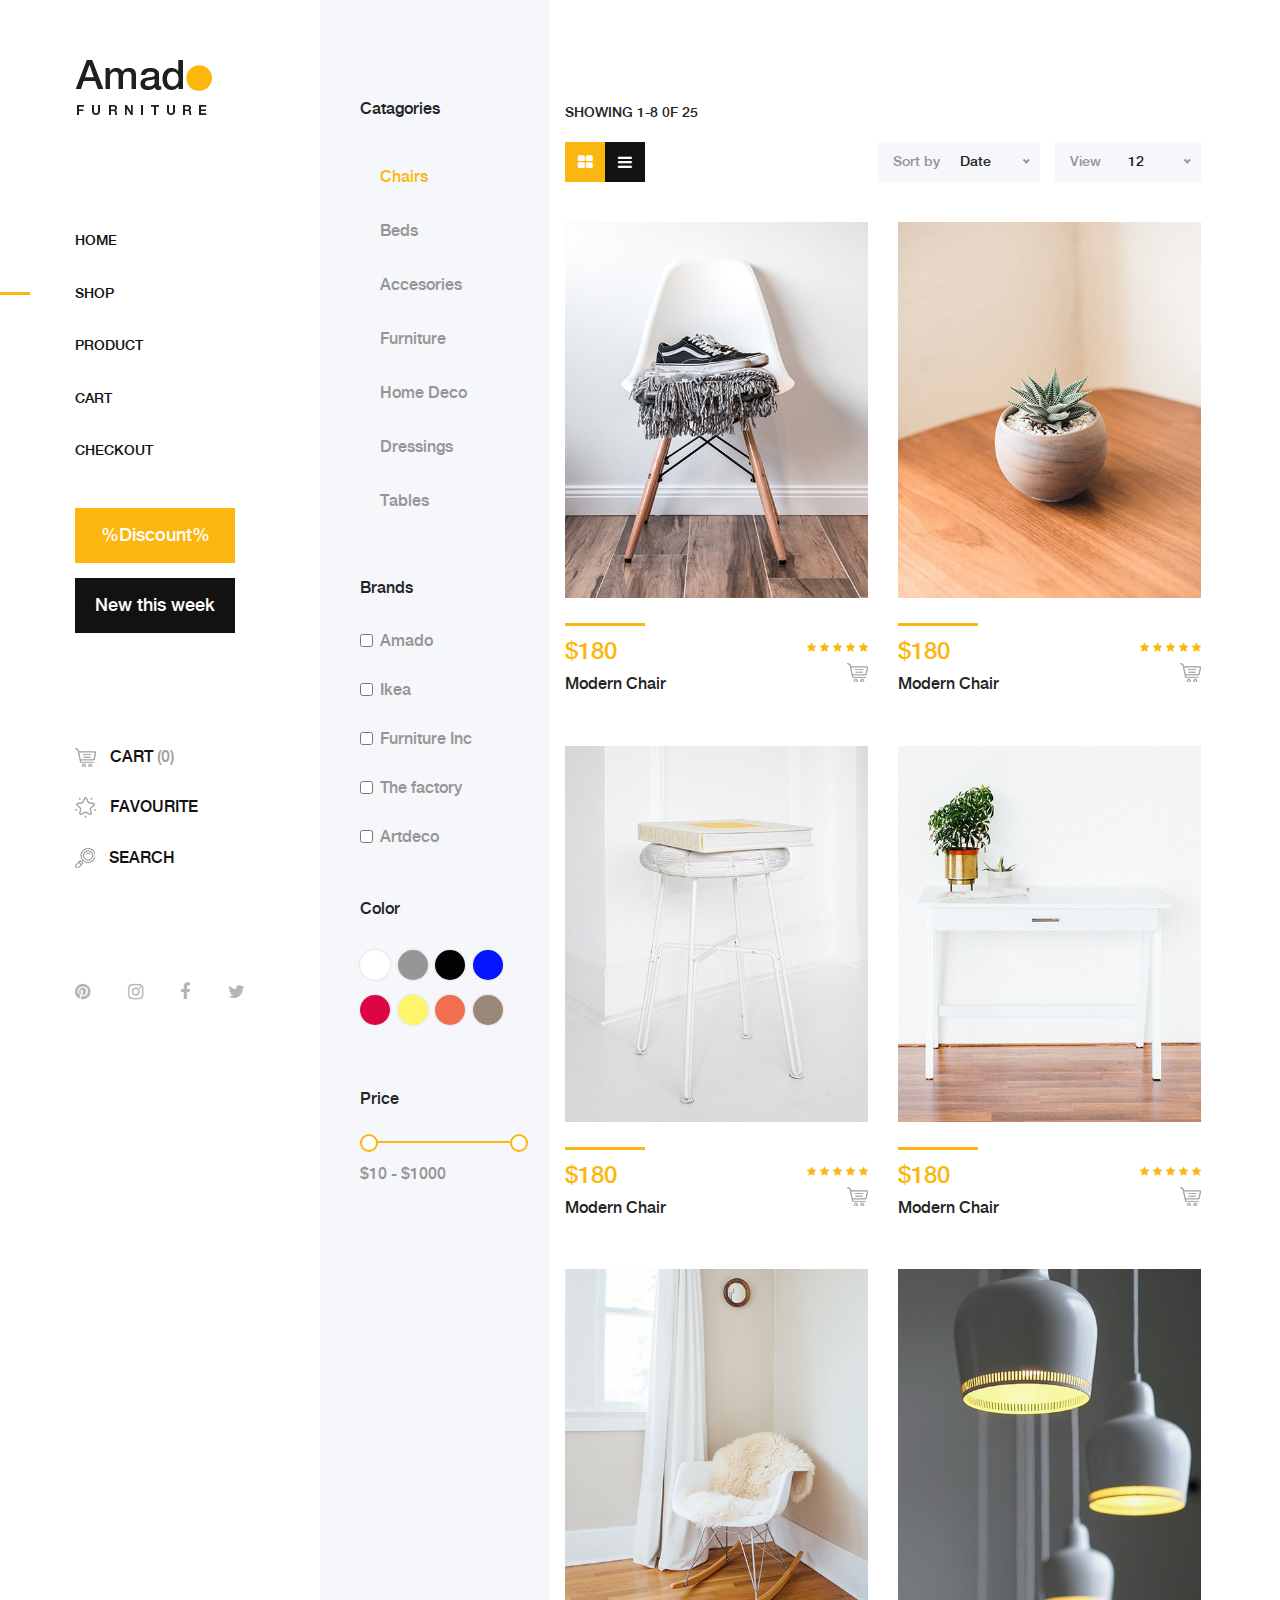
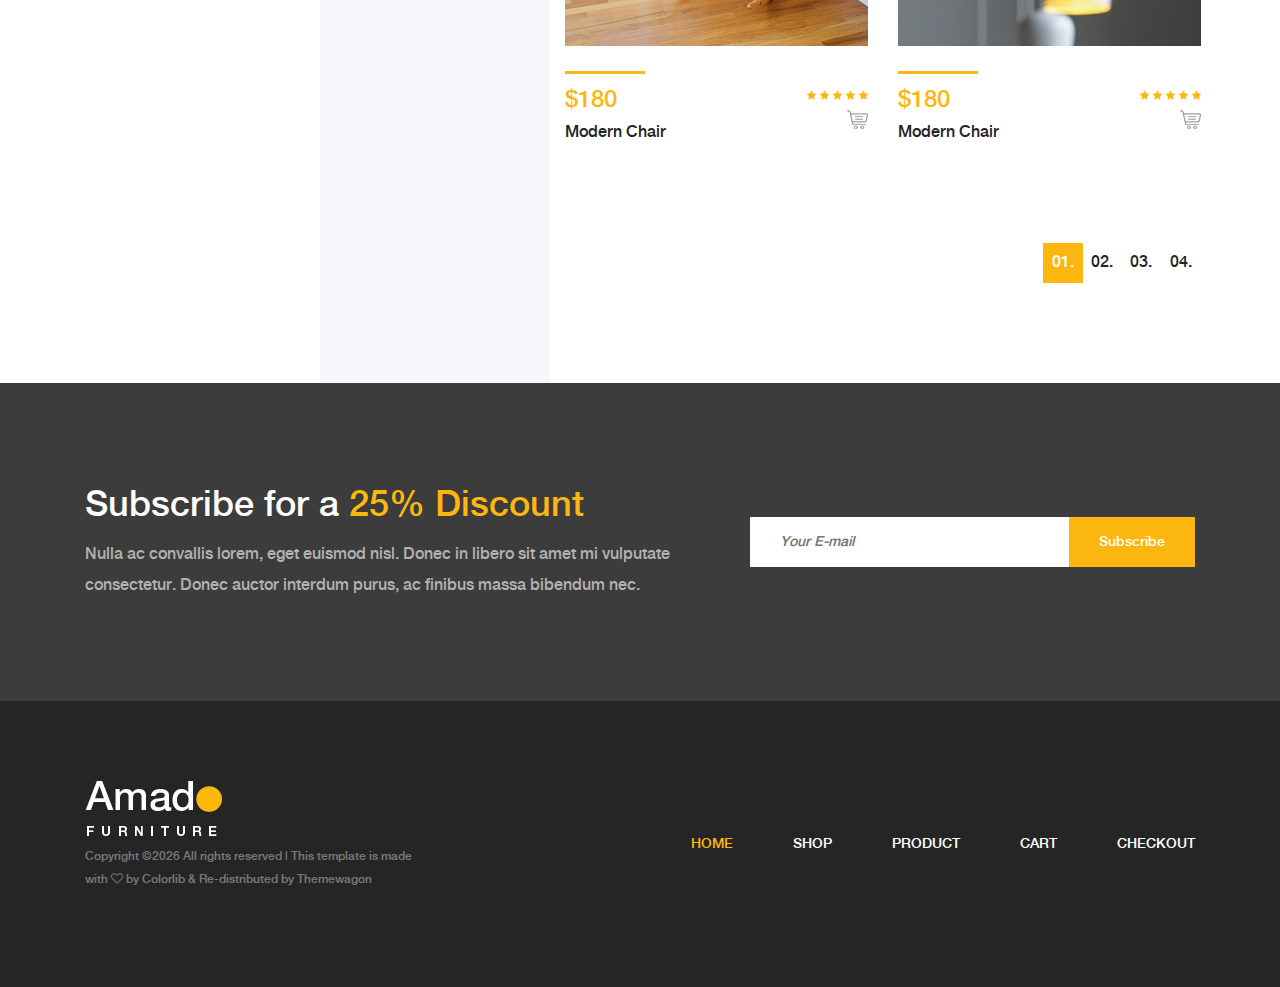
<file: amado-master/shop.html>
<!DOCTYPE html>
<html lang="en">

<head>
    <meta charset="UTF-8">
    <meta name="description" content="">
    <meta http-equiv="X-UA-Compatible" content="IE=edge">
    <meta name="viewport" content="width=device-width, initial-scale=1, shrink-to-fit=no">
    <!-- The above 4 meta tags *must* come first in the head; any other head content must come *after* these tags -->

    <!-- Title  -->
    <title>Amado - Furniture Ecommerce Template | Shop</title>

    <!-- Favicon  -->
    <link rel="icon" href="img/core-img/favicon.ico">

    <!-- Core Style CSS -->
    <link rel="stylesheet" href="css/core-style.css">
    <link rel="stylesheet" href="style.css">

</head>

<body>
    <!-- Search Wrapper Area Start -->
    <div class="search-wrapper section-padding-100">
        <div class="search-close">
            <i class="fa fa-close" aria-hidden="true"></i>
        </div>
        <div class="container">
            <div class="row">
                <div class="col-12">
                    <div class="search-content">
                        <form action="#" method="get">
                            <input type="search" name="search" id="search" placeholder="Type your keyword...">
                            <button type="submit"><img src="img/core-img/search.png" alt=""></button>
                        </form>
                    </div>
                </div>
            </div>
        </div>
    </div>
    <!-- Search Wrapper Area End -->

    <!-- ##### Main Content Wrapper Start ##### -->
    <div class="main-content-wrapper d-flex clearfix">

        <!-- Mobile Nav (max width 767px)-->
        <div class="mobile-nav">
            <!-- Navbar Brand -->
            <div class="amado-navbar-brand">
                <a href="index.html"><img src="img/core-img/logo.png" alt=""></a>
            </div>
            <!-- Navbar Toggler -->
            <div class="amado-navbar-toggler">
                <span></span><span></span><span></span>
            </div>
        </div>

        <!-- Header Area Start -->
        <header class="header-area clearfix">
            <!-- Close Icon -->
            <div class="nav-close">
                <i class="fa fa-close" aria-hidden="true"></i>
            </div>
            <!-- Logo -->
            <div class="logo">
                <a href="index.html"><img src="img/core-img/logo.png" alt=""></a>
            </div>
            <!-- Amado Nav -->
            <nav class="amado-nav">
                <ul>
                    <li><a href="index.html">Home</a></li>
                    <li class="active"><a href="shop.html">Shop</a></li>
                    <li><a href="product-details.html">Product</a></li>
                    <li><a href="cart.html">Cart</a></li>
                    <li><a href="checkout.html">Checkout</a></li>
                </ul>
            </nav>
            <!-- Button Group -->
            <div class="amado-btn-group mt-30 mb-100">
                <a href="#" class="btn amado-btn mb-15">%Discount%</a>
                <a href="#" class="btn amado-btn active">New this week</a>
            </div>
            <!-- Cart Menu -->
            <div class="cart-fav-search mb-100">
                <a href="cart.html" class="cart-nav"><img src="img/core-img/cart.png" alt=""> Cart <span>(0)</span></a>
                <a href="#" class="fav-nav"><img src="img/core-img/favorites.png" alt=""> Favourite</a>
                <a href="#" class="search-nav"><img src="img/core-img/search.png" alt=""> Search</a>
            </div>
            <!-- Social Button -->
            <div class="social-info d-flex justify-content-between">
                <a href="#"><i class="fa fa-pinterest" aria-hidden="true"></i></a>
                <a href="#"><i class="fa fa-instagram" aria-hidden="true"></i></a>
                <a href="#"><i class="fa fa-facebook" aria-hidden="true"></i></a>
                <a href="#"><i class="fa fa-twitter" aria-hidden="true"></i></a>
            </div>
        </header>
        <!-- Header Area End -->

        <div class="shop_sidebar_area">

            <!-- ##### Single Widget ##### -->
            <div class="widget catagory mb-50">
                <!-- Widget Title -->
                <h6 class="widget-title mb-30">Catagories</h6>

                <!--  Catagories  -->
                <div class="catagories-menu">
                    <ul>
                        <li class="active"><a href="#">Chairs</a></li>
                        <li><a href="#">Beds</a></li>
                        <li><a href="#">Accesories</a></li>
                        <li><a href="#">Furniture</a></li>
                        <li><a href="#">Home Deco</a></li>
                        <li><a href="#">Dressings</a></li>
                        <li><a href="#">Tables</a></li>
                    </ul>
                </div>
            </div>

            <!-- ##### Single Widget ##### -->
            <div class="widget brands mb-50">
                <!-- Widget Title -->
                <h6 class="widget-title mb-30">Brands</h6>

                <div class="widget-desc">
                    <!-- Single Form Check -->
                    <div class="form-check">
                        <input class="form-check-input" type="checkbox" value="" id="amado">
                        <label class="form-check-label" for="amado">Amado</label>
                    </div>
                    <!-- Single Form Check -->
                    <div class="form-check">
                        <input class="form-check-input" type="checkbox" value="" id="ikea">
                        <label class="form-check-label" for="ikea">Ikea</label>
                    </div>
                    <!-- Single Form Check -->
                    <div class="form-check">
                        <input class="form-check-input" type="checkbox" value="" id="furniture">
                        <label class="form-check-label" for="furniture">Furniture Inc</label>
                    </div>
                    <!-- Single Form Check -->
                    <div class="form-check">
                        <input class="form-check-input" type="checkbox" value="" id="factory">
                        <label class="form-check-label" for="factory">The factory</label>
                    </div>
                    <!-- Single Form Check -->
                    <div class="form-check">
                        <input class="form-check-input" type="checkbox" value="" id="artdeco">
                        <label class="form-check-label" for="artdeco">Artdeco</label>
                    </div>
                </div>
            </div>

            <!-- ##### Single Widget ##### -->
            <div class="widget color mb-50">
                <!-- Widget Title -->
                <h6 class="widget-title mb-30">Color</h6>

                <div class="widget-desc">
                    <ul class="d-flex">
                        <li><a href="#" class="color1"></a></li>
                        <li><a href="#" class="color2"></a></li>
                        <li><a href="#" class="color3"></a></li>
                        <li><a href="#" class="color4"></a></li>
                        <li><a href="#" class="color5"></a></li>
                        <li><a href="#" class="color6"></a></li>
                        <li><a href="#" class="color7"></a></li>
                        <li><a href="#" class="color8"></a></li>
                    </ul>
                </div>
            </div>

            <!-- ##### Single Widget ##### -->
            <div class="widget price mb-50">
                <!-- Widget Title -->
                <h6 class="widget-title mb-30">Price</h6>

                <div class="widget-desc">
                    <div class="slider-range">
                        <div data-min="10" data-max="1000" data-unit="$" class="slider-range-price ui-slider ui-slider-horizontal ui-widget ui-widget-content ui-corner-all" data-value-min="10" data-value-max="1000" data-label-result="">
                            <div class="ui-slider-range ui-widget-header ui-corner-all"></div>
                            <span class="ui-slider-handle ui-state-default ui-corner-all" tabindex="0"></span>
                            <span class="ui-slider-handle ui-state-default ui-corner-all" tabindex="0"></span>
                        </div>
                        <div class="range-price">$10 - $1000</div>
                    </div>
                </div>
            </div>
        </div>

        <div class="amado_product_area section-padding-100">
            <div class="container-fluid">

                <div class="row">
                    <div class="col-12">
                        <div class="product-topbar d-xl-flex align-items-end justify-content-between">
                            <!-- Total Products -->
                            <div class="total-products">
                                <p>Showing 1-8 0f 25</p>
                                <div class="view d-flex">
                                    <a href="#"><i class="fa fa-th-large" aria-hidden="true"></i></a>
                                    <a href="#"><i class="fa fa-bars" aria-hidden="true"></i></a>
                                </div>
                            </div>
                            <!-- Sorting -->
                            <div class="product-sorting d-flex">
                                <div class="sort-by-date d-flex align-items-center mr-15">
                                    <p>Sort by</p>
                                    <form action="#" method="get">
                                        <select name="select" id="sortBydate">
                                            <option value="value">Date</option>
                                            <option value="value">Newest</option>
                                            <option value="value">Popular</option>
                                        </select>
                                    </form>
                                </div>
                                <div class="view-product d-flex align-items-center">
                                    <p>View</p>
                                    <form action="#" method="get">
                                        <select name="select" id="viewProduct">
                                            <option value="value">12</option>
                                            <option value="value">24</option>
                                            <option value="value">48</option>
                                            <option value="value">96</option>
                                        </select>
                                    </form>
                                </div>
                            </div>
                        </div>
                    </div>
                </div>

                <div class="row">

                    <!-- Single Product Area -->
                    <div class="col-12 col-sm-6 col-md-12 col-xl-6">
                        <div class="single-product-wrapper">
                            <!-- Product Image -->
                            <div class="product-img">
                                <img src="img/product-img/product1.jpg" alt="">
                                <!-- Hover Thumb -->
                                <img class="hover-img" src="img/product-img/product2.jpg" alt="">
                            </div>

                            <!-- Product Description -->
                            <div class="product-description d-flex align-items-center justify-content-between">
                                <!-- Product Meta Data -->
                                <div class="product-meta-data">
                                    <div class="line"></div>
                                    <p class="product-price">$180</p>
                                    <a href="product-details.html">
                                        <h6>Modern Chair</h6>
                                    </a>
                                </div>
                                <!-- Ratings & Cart -->
                                <div class="ratings-cart text-right">
                                    <div class="ratings">
                                        <i class="fa fa-star" aria-hidden="true"></i>
                                        <i class="fa fa-star" aria-hidden="true"></i>
                                        <i class="fa fa-star" aria-hidden="true"></i>
                                        <i class="fa fa-star" aria-hidden="true"></i>
                                        <i class="fa fa-star" aria-hidden="true"></i>
                                    </div>
                                    <div class="cart">
                                        <a href="cart.html" data-toggle="tooltip" data-placement="left" title="Add to Cart"><img src="img/core-img/cart.png" alt=""></a>
                                    </div>
                                </div>
                            </div>
                        </div>
                    </div>

                    <!-- Single Product Area -->
                    <div class="col-12 col-sm-6 col-md-12 col-xl-6">
                        <div class="single-product-wrapper">
                            <!-- Product Image -->
                            <div class="product-img">
                                <img src="img/product-img/product2.jpg" alt="">
                                <!-- Hover Thumb -->
                                <img class="hover-img" src="img/product-img/product3.jpg" alt="">
                            </div>

                            <!-- Product Description -->
                            <div class="product-description d-flex align-items-center justify-content-between">
                                <!-- Product Meta Data -->
                                <div class="product-meta-data">
                                    <div class="line"></div>
                                    <p class="product-price">$180</p>
                                    <a href="product-details.html">
                                        <h6>Modern Chair</h6>
                                    </a>
                                </div>
                                <!-- Ratings & Cart -->
                                <div class="ratings-cart text-right">
                                    <div class="ratings">
                                        <i class="fa fa-star" aria-hidden="true"></i>
                                        <i class="fa fa-star" aria-hidden="true"></i>
                                        <i class="fa fa-star" aria-hidden="true"></i>
                                        <i class="fa fa-star" aria-hidden="true"></i>
                                        <i class="fa fa-star" aria-hidden="true"></i>
                                    </div>
                                    <div class="cart">
                                        <a href="cart.html" data-toggle="tooltip" data-placement="left" title="Add to Cart"><img src="img/core-img/cart.png" alt=""></a>
                                    </div>
                                </div>
                            </div>
                        </div>
                    </div>

                    <!-- Single Product Area -->
                    <div class="col-12 col-sm-6 col-md-12 col-xl-6">
                        <div class="single-product-wrapper">
                            <!-- Product Image -->
                            <div class="product-img">
                                <img src="img/product-img/product3.jpg" alt="">
                                <!-- Hover Thumb -->
                                <img class="hover-img" src="img/product-img/product4.jpg" alt="">
                            </div>

                            <!-- Product Description -->
                            <div class="product-description d-flex align-items-center justify-content-between">
                                <!-- Product Meta Data -->
                                <div class="product-meta-data">
                                    <div class="line"></div>
                                    <p class="product-price">$180</p>
                                    <a href="product-details.html">
                                        <h6>Modern Chair</h6>
                                    </a>
                                </div>
                                <!-- Ratings & Cart -->
                                <div class="ratings-cart text-right">
                                    <div class="ratings">
                                        <i class="fa fa-star" aria-hidden="true"></i>
                                        <i class="fa fa-star" aria-hidden="true"></i>
                                        <i class="fa fa-star" aria-hidden="true"></i>
                                        <i class="fa fa-star" aria-hidden="true"></i>
                                        <i class="fa fa-star" aria-hidden="true"></i>
                                    </div>
                                    <div class="cart">
                                        <a href="cart.html" data-toggle="tooltip" data-placement="left" title="Add to Cart"><img src="img/core-img/cart.png" alt=""></a>
                                    </div>
                                </div>
                            </div>
                        </div>
                    </div>

                    <!-- Single Product Area -->
                    <div class="col-12 col-sm-6 col-md-12 col-xl-6">
                        <div class="single-product-wrapper">
                            <!-- Product Image -->
                            <div class="product-img">
                                <img src="img/product-img/product4.jpg" alt="">
                                <!-- Hover Thumb -->
                                <img class="hover-img" src="img/product-img/product5.jpg" alt="">
                            </div>

                            <!-- Product Description -->
                            <div class="product-description d-flex align-items-center justify-content-between">
                                <!-- Product Meta Data -->
                                <div class="product-meta-data">
                                    <div class="line"></div>
                                    <p class="product-price">$180</p>
                                    <a href="product-details.html">
                                        <h6>Modern Chair</h6>
                                    </a>
                                </div>
                                <!-- Ratings & Cart -->
                                <div class="ratings-cart text-right">
                                    <div class="ratings">
                                        <i class="fa fa-star" aria-hidden="true"></i>
                                        <i class="fa fa-star" aria-hidden="true"></i>
                                        <i class="fa fa-star" aria-hidden="true"></i>
                                        <i class="fa fa-star" aria-hidden="true"></i>
                                        <i class="fa fa-star" aria-hidden="true"></i>
                                    </div>
                                    <div class="cart">
                                        <a href="cart.html" data-toggle="tooltip" data-placement="left" title="Add to Cart"><img src="img/core-img/cart.png" alt=""></a>
                                    </div>
                                </div>
                            </div>
                        </div>
                    </div>

                    <!-- Single Product Area -->
                    <div class="col-12 col-sm-6 col-md-12 col-xl-6">
                        <div class="single-product-wrapper">
                            <!-- Product Image -->
                            <div class="product-img">
                                <img src="img/product-img/product5.jpg" alt="">
                                <!-- Hover Thumb -->
                                <img class="hover-img" src="img/product-img/product6.jpg" alt="">
                            </div>

                            <!-- Product Description -->
                            <div class="product-description d-flex align-items-center justify-content-between">
                                <!-- Product Meta Data -->
                                <div class="product-meta-data">
                                    <div class="line"></div>
                                    <p class="product-price">$180</p>
                                    <a href="product-details.html">
                                        <h6>Modern Chair</h6>
                                    </a>
                                </div>
                                <!-- Ratings & Cart -->
                                <div class="ratings-cart text-right">
                                    <div class="ratings">
                                        <i class="fa fa-star" aria-hidden="true"></i>
                                        <i class="fa fa-star" aria-hidden="true"></i>
                                        <i class="fa fa-star" aria-hidden="true"></i>
                                        <i class="fa fa-star" aria-hidden="true"></i>
                                        <i class="fa fa-star" aria-hidden="true"></i>
                                    </div>
                                    <div class="cart">
                                        <a href="cart.html" data-toggle="tooltip" data-placement="left" title="Add to Cart"><img src="img/core-img/cart.png" alt=""></a>
                                    </div>
                                </div>
                            </div>
                        </div>
                    </div>

                    <!-- Single Product Area -->
                    <div class="col-12 col-sm-6 col-md-12 col-xl-6">
                        <div class="single-product-wrapper">
                            <!-- Product Image -->
                            <div class="product-img">
                                <img src="img/product-img/product6.jpg" alt="">
                                <!-- Hover Thumb -->
                                <img class="hover-img" src="img/product-img/product1.jpg" alt="">
                            </div>

                            <!-- Product Description -->
                            <div class="product-description d-flex align-items-center justify-content-between">
                                <!-- Product Meta Data -->
                                <div class="product-meta-data">
                                    <div class="line"></div>
                                    <p class="product-price">$180</p>
                                    <a href="product-details.html">
                                        <h6>Modern Chair</h6>
                                    </a>
                                </div>
                                <!-- Ratings & Cart -->
                                <div class="ratings-cart text-right">
                                    <div class="ratings">
                                        <i class="fa fa-star" aria-hidden="true"></i>
                                        <i class="fa fa-star" aria-hidden="true"></i>
                                        <i class="fa fa-star" aria-hidden="true"></i>
                                        <i class="fa fa-star" aria-hidden="true"></i>
                                        <i class="fa fa-star" aria-hidden="true"></i>
                                    </div>
                                    <div class="cart">
                                        <a href="cart.html" data-toggle="tooltip" data-placement="left" title="Add to Cart"><img src="img/core-img/cart.png" alt=""></a>
                                    </div>
                                </div>
                            </div>
                        </div>
                    </div>
                </div>

                <div class="row">
                    <div class="col-12">
                        <!-- Pagination -->
                        <nav aria-label="navigation">
                            <ul class="pagination justify-content-end mt-50">
                                <li class="page-item active"><a class="page-link" href="#">01.</a></li>
                                <li class="page-item"><a class="page-link" href="#">02.</a></li>
                                <li class="page-item"><a class="page-link" href="#">03.</a></li>
                                <li class="page-item"><a class="page-link" href="#">04.</a></li>
                            </ul>
                        </nav>
                    </div>
                </div>
            </div>
        </div>
    </div>
    <!-- ##### Main Content Wrapper End ##### -->

    <!-- ##### Newsletter Area Start ##### -->
    <section class="newsletter-area section-padding-100-0">
        <div class="container">
            <div class="row align-items-center">
                <!-- Newsletter Text -->
                <div class="col-12 col-lg-6 col-xl-7">
                    <div class="newsletter-text mb-100">
                        <h2>Subscribe for a <span>25% Discount</span></h2>
                        <p>Nulla ac convallis lorem, eget euismod nisl. Donec in libero sit amet mi vulputate consectetur. Donec auctor interdum purus, ac finibus massa bibendum nec.</p>
                    </div>
                </div>
                <!-- Newsletter Form -->
                <div class="col-12 col-lg-6 col-xl-5">
                    <div class="newsletter-form mb-100">
                        <form action="#" method="post">
                            <input type="email" name="email" class="nl-email" placeholder="Your E-mail">
                            <input type="submit" value="Subscribe">
                        </form>
                    </div>
                </div>
            </div>
        </div>
    </section>
    <!-- ##### Newsletter Area End ##### -->

    <!-- ##### Footer Area Start ##### -->
    <footer class="footer_area clearfix">
        <div class="container">
            <div class="row align-items-center">
                <!-- Single Widget Area -->
                <div class="col-12 col-lg-4">
                    <div class="single_widget_area">
                        <!-- Logo -->
                        <div class="footer-logo mr-50">
                            <a href="index.html"><img src="img/core-img/logo2.png" alt=""></a>
                        </div>
                        <!-- Copywrite Text -->
                        <p class="copywrite"><!-- Link back to Colorlib can't be removed. Template is licensed under CC BY 3.0. -->
Copyright &copy;<script>document.write(new Date().getFullYear());</script> All rights reserved | This template is made with <i class="fa fa-heart-o" aria-hidden="true"></i> by <a href="https://colorlib.com" target="_blank">Colorlib</a> & Re-distributed by <a href="https://themewagon.com/" target="_blank">Themewagon</a>
<!-- Link back to Colorlib can't be removed. Template is licensed under CC BY 3.0. -->
                    </div>
                </div>
                <!-- Single Widget Area -->
                <div class="col-12 col-lg-8">
                    <div class="single_widget_area">
                        <!-- Footer Menu -->
                        <div class="footer_menu">
                            <nav class="navbar navbar-expand-lg justify-content-end">
                                <button class="navbar-toggler" type="button" data-toggle="collapse" data-target="#footerNavContent" aria-controls="footerNavContent" aria-expanded="false" aria-label="Toggle navigation"><i class="fa fa-bars"></i></button>
                                <div class="collapse navbar-collapse" id="footerNavContent">
                                    <ul class="navbar-nav ml-auto">
                                        <li class="nav-item active">
                                            <a class="nav-link" href="index.html">Home</a>
                                        </li>
                                        <li class="nav-item">
                                            <a class="nav-link" href="shop.html">Shop</a>
                                        </li>
                                        <li class="nav-item">
                                            <a class="nav-link" href="product-details.html">Product</a>
                                        </li>
                                        <li class="nav-item">
                                            <a class="nav-link" href="cart.html">Cart</a>
                                        </li>
                                        <li class="nav-item">
                                            <a class="nav-link" href="checkout.html">Checkout</a>
                                        </li>
                                    </ul>
                                </div>
                            </nav>
                        </div>
                    </div>
                </div>
            </div>
        </div>
    </footer>
    <!-- ##### Footer Area End ##### -->

    <!-- ##### jQuery (Necessary for All JavaScript Plugins) ##### -->
    <script src="js/jquery/jquery-2.2.4.min.js"></script>
    <!-- Popper js -->
    <script src="js/popper.min.js"></script>
    <!-- Bootstrap js -->
    <script src="js/bootstrap.min.js"></script>
    <!-- Plugins js -->
    <script src="js/plugins.js"></script>
    <!-- Active js -->
    <script src="js/active.js"></script>

</body>

</html>
</file>
<file: amado-master/style.css>
/* ####################################################
    :: Template Name: Essence - Fashion Ecommerce Template
    :: Author: Colorlib
    :: Author URL: https://colorlib.com
    :: Description: Essence is smart & elegant fashion e-commerce Template. It's suitable for all e-commerce business platform.
    :: Version: 1.0.0
    :: Created: April 27, 2018
    :: Last Updated: May 2, 2018
    #################################################### */

    /* ---------------------------------------
    ##### - PLACE YOUR CUSTOM CSS HERE - #####
    --------------------------------------- */
</file>
<file: amado-master/css/core-style.css>
/* [Master Stylesheet v-1.0.0] */
/* :: :: 1.0 Import Fonts */
@import url(../css/bootstrap.min.css);
@import url(../css/owl.carousel.css);
@import url(../css/animate.css);
@import url(../css/magnific-popup.css);
@import url(../css/jquery-ui.min.css);
@import url(../css/nice-select.css);
@import url(../css/font-awesome.min.css);
@font-face {
  font-family: 'helveticaneuebold';
  src: url("../fonts/helvetica_neu_bold-webfont.woff2") format("woff2"), url("../fonts/helvetica_neu_bold-webfont.woff") format("woff");
  font-weight: normal;
  font-style: normal; }
@font-face {
  font-family: 'helveticaneuemedium';
  src: url("../fonts/helveticaneue_medium-webfont.woff2") format("woff2"), url("../fonts/helveticaneue_medium-webfont.woff") format("woff");
  font-weight: normal;
  font-style: normal; }
/* :: 2.0 Import All CSS */
/* :: 3.0 Base CSS */
* {
  margin: 0;
  padding: 0; }

body {
  font-family: "helveticaneuemedium";
  font-size: 16px; }

h1,
h2,
h3,
h4,
h5,
h6 {
  color: #242424;
  line-height: 1.3;
  font-weight: 400; }

p {
  color: #6d6d6d;
  font-size: 16px;
  line-height: 1.9;
  font-weight: 400; }

a {
  -webkit-transition: all 500ms ease 0s;
  transition: all 500ms ease 0s;
  text-decoration: none;
  outline: 0 solid transparent;
  color: #131212;
  font-weight: 400;
  font-size: 12px; }
  a:hover, a:focus {
    -webkit-transition: all 500ms ease 0s;
    transition: all 500ms ease 0s;
    text-decoration: none;
    outline: 0 solid transparent;
    color: #131212;
    font-weight: 400;
    font-size: 12px; }

ul,
ol {
  margin: 0; }
  ul li,
  ol li {
    list-style: none; }

img {
  height: auto;
  max-width: 100%; }

/* Spacing */
.mt-15 {
  margin-top: 15px !important; }

.mt-30 {
  margin-top: 30px !important; }

.mt-50 {
  margin-top: 50px !important; }

.mt-70 {
  margin-top: 70px !important; }

.mt-100 {
  margin-top: 100px !important; }

.mb-15 {
  margin-bottom: 15px !important; }

.mb-30 {
  margin-bottom: 30px !important; }

.mb-50 {
  margin-bottom: 50px !important; }

.mb-70 {
  margin-bottom: 70px !important; }

.mb-100 {
  margin-bottom: 100px !important; }

.ml-15 {
  margin-left: 15px !important; }

.ml-30 {
  margin-left: 30px !important; }

.ml-50 {
  margin-left: 50px !important; }

.mr-15 {
  margin-right: 15px !important; }

.mr-30 {
  margin-right: 30px !important; }

.mr-50 {
  margin-right: 50px !important; }

/* Height */
.height-400 {
  height: 400px !important; }

.height-500 {
  height: 500px !important; }

.height-600 {
  height: 600px !important; }

.height-700 {
  height: 700px !important; }

.height-800 {
  height: 800px !important; }

/* Section Padding */
.section-padding-100 {
  padding-top: 100px;
  padding-bottom: 100px; }

.section-padding-100-0 {
  padding-top: 100px;
  padding-bottom: 0; }

.section-padding-0-100 {
  padding-top: 0;
  padding-bottom: 100px; }

/* Section Heading */
.section-heading {
  margin-bottom: 50px;
  position: relative;
  z-index: 1; }
  .section-heading h2 {
    font-size: 30px;
    margin-bottom: 0;
    text-transform: capitalize;
    font-weight: 600; }
  .section-heading.text-left {
    text-align: left !important; }

/* Miscellaneous */
.bg-img {
  background-position: center center;
  background-size: cover;
  background-repeat: no-repeat; }

.bg-white {
  background-color: #ffffff !important; }

.bg-dark {
  background-color: #000000 !important; }

.bg-transparent {
  background-color: transparent !important; }

.font-bold {
  font-weight: 700; }

.font-light {
  font-weight: 300; }

.bg-overlay,
.bg-overlay-white {
  position: relative;
  z-index: 2;
  background-position: center center;
  background-size: cover; }
  .bg-overlay:hover,
  .bg-overlay-white:hover {
    position: absolute;
    z-index: -1;
    top: 0;
    left: 0;
    width: 100%;
    height: 100%;
    content: ""; }

.bg-overlay:hover {
  background-color: rgba(0, 0, 0, 0.5); }

.bg-overlay-white:hover {
  background-color: rgba(255, 255, 255, 0.9); }

.mfp-image-holder .mfp-close,
.mfp-iframe-holder .mfp-close {
  color: #FFF;
  right: 0;
  padding-right: 0;
  width: 30px;
  height: 30px;
  background-color: #fbb710;
  line-height: 30px;
  text-align: center;
  position: absolute;
  top: 40px;
  right: -30px; }
  @media only screen and (max-width: 767px) {
    .mfp-image-holder .mfp-close,
    .mfp-iframe-holder .mfp-close {
      right: 0; } }

.navbar-toggler {
  background-color: #fbb710;
  border-radius: 0;
  margin-bottom: 15px; }
  .navbar-toggler i {
    font-size: 12px;
    color: #fff; }

@media only screen and (min-width: 768px) and (max-width: 991px) {
  .navbar {
    display: block; } }
@media only screen and (max-width: 767px) {
  .navbar {
    display: block; } }

.mobile-nav {
  position: fixed;
  width: 100%;
  height: 70px;
  background-color: #fff;
  z-index: 3000;
  top: 0;
  left: 0;
  right: 0;
  padding: 0.5em 2em;
  -webkit-box-align: center;
  -ms-flex-align: center;
  -ms-grid-row-align: center;
  align-items: center;
  -webkit-box-pack: justify;
  -ms-flex-pack: justify;
  justify-content: space-between;
  box-shadow: 0 4px 15px 0 rgba(0, 0, 0, 0.15);
  display: none; }
  @media only screen and (max-width: 767px) {
    .mobile-nav {
      display: -webkit-box;
      display: -ms-flexbox;
      display: flex; } }
  .mobile-nav .amado-navbar-brand {
    -webkit-box-flex: 0;
    -ms-flex: 0 0 70px;
    flex: 0 0 70px;
    max-width: 70px; }
    .mobile-nav .amado-navbar-brand a {
      display: block;
      max-width: 70px; }
  .mobile-nav .amado-navbar-toggler {
    cursor: pointer; }
    .mobile-nav .amado-navbar-toggler span {
      width: 28px;
      height: 3px;
      background-color: #fbb710;
      display: block;
      margin-bottom: 5px;
      border-radius: 2px; }
      .mobile-nav .amado-navbar-toggler span:last-child {
        margin-bottom: 0; }

/* ScrollUp */
#scrollUp {
  background-color: #fbb710;
  border-radius: 0;
  bottom: 60px;
  box-shadow: 0 2px 6px 0 rgba(0, 0, 0, 0.3);
  color: #ffffff;
  font-size: 24px;
  height: 40px;
  line-height: 40px;
  right: 60px;
  text-align: center;
  width: 40px;
  -webkit-transition-duration: 500ms;
  transition-duration: 500ms; }
  #scrollUp:hover {
    background-color: #131212; }
  @media only screen and (max-width: 767px) {
    #scrollUp {
      bottom: 30px;
      right: 30px; } }

/* Essence Button */
.amado-btn {
  display: inline-block;
  min-width: 160px;
  height: 55px;
  color: #ffffff;
  border: none;
  border-radius: 0;
  padding: 0 7px;
  font-size: 18px;
  line-height: 56px;
  background-color: #fbb710;
  font-weight: 400; }
  .amado-btn.active, .amado-btn:hover, .amado-btn:focus {
    font-size: 18px;
    color: #ffffff;
    background-color: #131212; }

/* :: 4.0 Search Wrapper Area CSS */
.search-wrapper {
  position: fixed;
  z-index: 1;
  width: 100%;
  height: 260px;
  z-index: 5000;
  top: -350px;
  left: 0;
  background-color: #f5f7fa;
  -webkit-transition-duration: 500ms;
  transition-duration: 500ms; }
  .search-wrapper .search-content form {
    position: relative;
    z-index: 1;
    box-shadow: 0 0 5px rgba(0, 0, 0, 0.075); }
    .search-wrapper .search-content form input {
      width: 100%;
      height: 60px;
      border: none;
      padding-left: 50px;
      font-size: 14px;
      color: #6b6b6b; }
    .search-wrapper .search-content form button {
      position: absolute;
      top: 0;
      left: 0;
      border: none;
      width: 50px;
      height: 60px;
      z-index: 10;
      cursor: pointer;
      background-color: transparent;
      text-align: center; }
  .search-wrapper .search-close {
    -webkit-transition-duration: 500ms;
    transition-duration: 500ms;
    width: 40px;
    height: 40px;
    position: absolute;
    top: 0;
    right: 0;
    background-color: red;
    text-align: center;
    color: #fff;
    line-height: 40px;
    font-size: 12px;
    cursor: pointer;
    background-color: #fbb710; }
    .search-wrapper .search-close:hover {
      background-color: #131212; }

/* :: 5.0 Welcome Area CSS */
.main-content-wrapper {
  position: relative;
  z-index: 1;
  -webkit-transition-duration: 500ms;
  transition-duration: 500ms;
  -ms-flex-wrap: wrap;
  flex-wrap: wrap; }
  @media only screen and (max-width: 767px) {
    .main-content-wrapper {
      margin-top: 70px;
      z-index: 100; } }
  .main-content-wrapper .header-area {
    -webkit-transition-duration: 500ms;
    transition-duration: 500ms;
    position: relative;
    z-index: 1;
    -webkit-box-flex: 0;
    -ms-flex: 0 0 320px;
    flex: 0 0 320px;
    width: 320px;
    max-width: 320px;
    background-color: #fff;
    padding: 60px 75px; }
    @media only screen and (min-width: 768px) and (max-width: 991px) {
      .main-content-wrapper .header-area {
        -webkit-box-flex: 0;
        -ms-flex: 0 0 280px;
        flex: 0 0 280px;
        width: 280px;
        max-width: 280px;
        padding: 50px; } }
    @media only screen and (max-width: 767px) {
      .main-content-wrapper .header-area {
        -webkit-transition-duration: 500ms;
        transition-duration: 500ms;
        -webkit-box-flex: 0;
        -ms-flex: 0 0 320px;
        flex: 0 0 320px;
        width: 320px;
        max-width: 320px;
        position: fixed;
        z-index: 4000;
        top: 0;
        left: -350px;
        height: 100%;
        overflow-x: hidden;
        overflow-y: scroll;
        display: block; } }
    .main-content-wrapper .header-area.bp-xs-on {
      left: 0; }
    .main-content-wrapper .header-area .nav-close {
      -webkit-transition-duration: 500ms;
      transition-duration: 500ms;
      width: 40px;
      height: 40px;
      position: absolute;
      top: 0;
      right: 15px;
      background-color: red;
      text-align: center;
      color: #fff;
      line-height: 40px;
      font-size: 12px;
      cursor: pointer;
      background-color: #fbb710;
      display: none; }
      @media only screen and (max-width: 767px) {
        .main-content-wrapper .header-area .nav-close {
          display: block; } }
      .main-content-wrapper .header-area .nav-close:hover {
        background-color: #131212; }
    .main-content-wrapper .header-area .logo {
      margin-bottom: 100px;
      display: block; }
    .main-content-wrapper .header-area .amado-nav li a {
      font-size: 14px;
      text-transform: uppercase;
      position: relative;
      z-index: 1;
      padding: 20px 0;
      display: block;
      line-height: 0.9;
      color: #131212;
      font-weight: normal; }
      .main-content-wrapper .header-area .amado-nav li a::after {
        -webkit-transition-duration: 500ms;
        transition-duration: 500ms;
        width: 30px;
        height: 3px;
        position: absolute;
        top: 50%;
        margin-top: -1.5px;
        left: -150px;
        background-color: #fbb710;
        z-index: 10;
        content: ''; }
      .main-content-wrapper .header-area .amado-nav li a:hover, .main-content-wrapper .header-area .amado-nav li a:focus {
        color: #fbb710; }
    .main-content-wrapper .header-area .amado-nav li:hover a::after, .main-content-wrapper .header-area .amado-nav li:focus a::after {
      left: -75px; }
      @media only screen and (min-width: 768px) and (max-width: 991px) {
        .main-content-wrapper .header-area .amado-nav li:hover a::after, .main-content-wrapper .header-area .amado-nav li:focus a::after {
          left: -50px; } }
    .main-content-wrapper .header-area .amado-nav li.active a::after {
      left: -75px; }
      @media only screen and (min-width: 768px) and (max-width: 991px) {
        .main-content-wrapper .header-area .amado-nav li.active a::after {
          left: -50px; } }
    .main-content-wrapper .header-area .amado-btn-group .amado-btn {
      width: 160px;
      display: block; }
    .main-content-wrapper .header-area .cart-fav-search a {
      display: block;
      text-transform: uppercase;
      font-size: 16px;
      padding: 15px 0;
      color: #131212;
      line-height: 1; }
      .main-content-wrapper .header-area .cart-fav-search a .search-nav {
        padding-bottom: 0; }
      .main-content-wrapper .header-area .cart-fav-search a span {
        color: #9e9e9e; }
      .main-content-wrapper .header-area .cart-fav-search a img {
        margin-right: 10px; }
      .main-content-wrapper .header-area .cart-fav-search a:hover, .main-content-wrapper .header-area .cart-fav-search a:focus {
        color: #fbb710; }
    .main-content-wrapper .header-area .social-info a {
      color: #b5b5b5;
      display: inline-block; }
      .main-content-wrapper .header-area .social-info a i {
        font-size: 18px; }
      .main-content-wrapper .header-area .social-info a:hover, .main-content-wrapper .header-area .social-info a:focus {
        color: #fbb710; }
    @media only screen and (max-width: 767px) {
      .main-content-wrapper .header-area .social-info {
        margin-bottom: 75px; } }
  .main-content-wrapper .products-catagories-area {
    -webkit-box-flex: 0;
    -ms-flex: 0 0 calc(100% - 320px);
    flex: 0 0 calc(100% - 320px);
    width: calc(100% - 320px);
    max-width: calc(100% - 320px); }
    @media only screen and (min-width: 768px) and (max-width: 991px) {
      .main-content-wrapper .products-catagories-area {
        -webkit-box-flex: 0;
        -ms-flex: 0 0 calc(100% - 280px);
        flex: 0 0 calc(100% - 280px);
        width: calc(100% - 280px);
        max-width: calc(100% - 280px); } }
    @media only screen and (max-width: 767px) {
      .main-content-wrapper .products-catagories-area {
        -webkit-box-flex: 0;
        -ms-flex: 0 0 100%;
        flex: 0 0 100%;
        width: 100%;
        max-width: 100%; } }
  .main-content-wrapper .shop_sidebar_area {
    position: relative;
    z-index: 1;
    -webkit-box-flex: 0;
    -ms-flex: 0 0 230px;
    flex: 0 0 230px;
    width: 230px;
    max-width: 230px;
    background-color: #f5f7fa;
    padding: 100px 40px; }
    @media only screen and (min-width: 768px) and (max-width: 991px) {
      .main-content-wrapper .shop_sidebar_area {
        -webkit-box-flex: 0;
        -ms-flex: 0 0 180px;
        flex: 0 0 180px;
        width: 180px;
        max-width: 180px;
        padding: 100px 15px; } }
    @media only screen and (max-width: 767px) {
      .main-content-wrapper .shop_sidebar_area {
        -webkit-box-flex: 0;
        -ms-flex: 0 0 100%;
        flex: 0 0 100%;
        width: 100%;
        max-width: 100%;
        -webkit-box-ordinal-group: 3;
        -ms-flex-order: 2;
        order: 2; } }
  .main-content-wrapper .amado_product_area {
    position: relative;
    z-index: 1;
    -webkit-box-flex: 0;
    -ms-flex: 0 0 calc(95% - 550px);
    flex: 0 0 calc(95% - 550px);
    width: calc(95% - 550px);
    max-width: calc(95% - 550px); }
    @media only screen and (min-width: 992px) and (max-width: 1199px) {
      .main-content-wrapper .amado_product_area {
        -webkit-box-flex: 0;
        -ms-flex: 0 0 calc(100% - 550px);
        flex: 0 0 calc(100% - 550px);
        width: calc(100% - 550px);
        max-width: calc(100% - 550px); } }
    @media only screen and (min-width: 768px) and (max-width: 991px) {
      .main-content-wrapper .amado_product_area {
        -webkit-box-flex: 0;
        -ms-flex: 0 0 calc(100% - 460px);
        flex: 0 0 calc(100% - 460px);
        width: calc(100% - 460px);
        max-width: calc(100% - 460px); } }
    @media only screen and (max-width: 767px) {
      .main-content-wrapper .amado_product_area {
        -webkit-box-flex: 0;
        -ms-flex: 0 0 100%;
        flex: 0 0 100%;
        width: 100%;
        max-width: 100%;
        -webkit-box-ordinal-group: 2;
        -ms-flex-order: 1;
        order: 1;
        padding-top: 50px; } }
  .main-content-wrapper .cart-table-area {
    position: relative;
    z-index: 1;
    -webkit-box-flex: 0;
    -ms-flex: 0 0 calc(95% - 320px);
    flex: 0 0 calc(95% - 320px);
    width: calc(95% - 320px);
    max-width: calc(95% - 320px); }
    @media only screen and (min-width: 992px) and (max-width: 1199px) {
      .main-content-wrapper .cart-table-area {
        -webkit-box-flex: 0;
        -ms-flex: 0 0 calc(100% - 320px);
        flex: 0 0 calc(100% - 320px);
        width: calc(100% - 320px);
        max-width: calc(100% - 320px); } }
    @media only screen and (min-width: 768px) and (max-width: 991px) {
      .main-content-wrapper .cart-table-area {
        -webkit-box-flex: 0;
        -ms-flex: 0 0 calc(100% - 280px);
        flex: 0 0 calc(100% - 280px);
        width: calc(100% - 280px);
        max-width: calc(100% - 280px); } }
    @media only screen and (max-width: 767px) {
      .main-content-wrapper .cart-table-area {
        -webkit-box-flex: 0;
        -ms-flex: 0 0 100%;
        flex: 0 0 100%;
        width: 100%;
        max-width: 100%;
        padding-top: 0; } }
    .main-content-wrapper .cart-table-area .cart-title h2 {
      font-size: 30px;
      margin-bottom: 30px;
      color: #242424; }
    .main-content-wrapper .cart-table-area table thead {
      width: 100%;
      display: block; }
      .main-content-wrapper .cart-table-area table thead tr {
        display: -webkit-box;
        display: -ms-flexbox;
        display: flex;
        width: 100%;
        height: 40px;
        background-color: #f5f7fa; }
        .main-content-wrapper .cart-table-area table thead tr th {
          border-top: none;
          border-bottom: none;
          -webkit-box-flex: 0;
          -ms-flex: 0 0 25%;
          flex: 0 0 25%;
          width: 25%;
          max-width: 25%;
          font-size: 12px;
          color: #242424;
          text-transform: capitalize;
          font-weight: 400; }
    .main-content-wrapper .cart-table-area table tbody {
      width: 100%;
      display: block; }
      .main-content-wrapper .cart-table-area table tbody tr {
        display: -webkit-box;
        display: -ms-flexbox;
        display: flex;
        -webkit-box-align: center;
        -ms-flex-align: center;
        -ms-grid-row-align: center;
        align-items: center;
        width: 100%; }
        .main-content-wrapper .cart-table-area table tbody tr td {
          border: none;
          -webkit-box-flex: 0;
          -ms-flex: 0 0 25%;
          flex: 0 0 25%;
          width: 25%;
          max-width: 25%; }
          .main-content-wrapper .cart-table-area table tbody tr td h5 {
            font-size: 16px;
            color: #252525; }
            @media only screen and (min-width: 992px) and (max-width: 1199px) {
              .main-content-wrapper .cart-table-area table tbody tr td h5 {
                font-size: 14px; } }
            @media only screen and (min-width: 768px) and (max-width: 991px) {
              .main-content-wrapper .cart-table-area table tbody tr td h5 {
                font-size: 14px; } }
            @media only screen and (max-width: 767px) {
              .main-content-wrapper .cart-table-area table tbody tr td h5 {
                font-size: 12px; } }
          .main-content-wrapper .cart-table-area table tbody tr td .qty-btn p {
            margin-bottom: 0;
            line-height: 40px;
            height: 40px;
            padding: 0 15px;
            background-color: #f5f7fa;
            color: #242424;
            font-size: 14px; }
            @media only screen and (min-width: 768px) and (max-width: 991px) {
              .main-content-wrapper .cart-table-area table tbody tr td .qty-btn p {
                padding: 0 10px; } }
          .main-content-wrapper .cart-table-area table tbody tr td .qty-btn .quantity {
            position: relative;
            z-index: 1; }
            .main-content-wrapper .cart-table-area table tbody tr td .qty-btn .quantity input {
              text-align: center;
              background-color: #f5f7fa;
              height: 40px;
              width: 60px;
              border: none;
              -moz-appearance: textfield;
              -webkit-appearance: textfield;
              appearance: textfield;
              color: #242424;
              font-size: 14px; }
              @media only screen and (min-width: 768px) and (max-width: 991px) {
                .main-content-wrapper .cart-table-area table tbody tr td .qty-btn .quantity input {
                  width: 45px; } }
            .main-content-wrapper .cart-table-area table tbody tr td .qty-btn .quantity .qty-plus {
              position: absolute;
              right: 0;
              top: 0;
              line-height: 40px;
              width: 20px;
              text-align: center;
              height: 40px;
              cursor: pointer;
              color: #242424;
              font-size: 10px; }
            .main-content-wrapper .cart-table-area table tbody tr td .qty-btn .quantity .qty-minus {
              position: absolute;
              top: 0;
              right: 40px;
              line-height: 40px;
              width: 20px;
              height: 40px;
              text-align: center;
              cursor: pointer;
              color: #242424;
              font-size: 10px; }
              @media only screen and (min-width: 768px) and (max-width: 991px) {
                .main-content-wrapper .cart-table-area table tbody tr td .qty-btn .quantity .qty-minus {
                  right: 30px; } }
    .main-content-wrapper .cart-table-area .cart-summary {
      background-color: #f5f7fa;
      margin-top: 118px;
      position: relative;
      z-index: 1;
      padding: 30px 20px; }
      .main-content-wrapper .cart-table-area .cart-summary h5 {
        font-size: 18px;
        margin-bottom: 0; }
      .main-content-wrapper .cart-table-area .cart-summary .summary-table {
        margin-top: 30px; }
        .main-content-wrapper .cart-table-area .cart-summary .summary-table li {
          display: -webkit-box;
          display: -ms-flexbox;
          display: flex;
          -webkit-box-pack: justify;
          -ms-flex-pack: justify;
          justify-content: space-between;
          margin-bottom: 30px;
          text-transform: capitalize; }
          .main-content-wrapper .cart-table-area .cart-summary .summary-table li span {
            color: #6b6b6b;
            font-size: 14px; }
      .main-content-wrapper .cart-table-area .cart-summary .payment-method label {
        font-size: 14px;
        color: #6b6b6b;
        font-weight: 400;
        margin-bottom: 15px; }
  .main-content-wrapper .single-product-area {
    position: relative;
    z-index: 1;
    -webkit-box-flex: 0;
    -ms-flex: 0 0 calc(95% - 320px);
    flex: 0 0 calc(95% - 320px);
    width: calc(95% - 320px);
    max-width: calc(95% - 320px); }
    @media only screen and (min-width: 992px) and (max-width: 1199px) {
      .main-content-wrapper .single-product-area {
        -webkit-box-flex: 0;
        -ms-flex: 0 0 calc(100% - 320px);
        flex: 0 0 calc(100% - 320px);
        width: calc(100% - 320px);
        max-width: calc(100% - 320px); } }
    @media only screen and (min-width: 768px) and (max-width: 991px) {
      .main-content-wrapper .single-product-area {
        -webkit-box-flex: 0;
        -ms-flex: 0 0 calc(100% - 280px);
        flex: 0 0 calc(100% - 280px);
        width: calc(100% - 280px);
        max-width: calc(100% - 280px); } }
    @media only screen and (max-width: 767px) {
      .main-content-wrapper .single-product-area {
        -webkit-box-flex: 0;
        -ms-flex: 0 0 100%;
        flex: 0 0 100%;
        width: 100%;
        max-width: 100%;
        padding-top: 0; } }
    .main-content-wrapper .single-product-area .breadcrumb {
      background-color: transparent; }
      .main-content-wrapper .single-product-area .breadcrumb .breadcrumb-item {
        font-size: 14px;
        text-transform: uppercase; }
        .main-content-wrapper .single-product-area .breadcrumb .breadcrumb-item a {
          color: #242424;
          font-size: 14px;
          text-transform: uppercase; }
          .main-content-wrapper .single-product-area .breadcrumb .breadcrumb-item a:hover {
            color: #fbb710; }
      .main-content-wrapper .single-product-area .breadcrumb .breadcrumb-item + .breadcrumb-item::before {
        content: ">"; }
    .main-content-wrapper .single-product-area .single_product_thumb {
      position: relative;
      z-index: 1;
      margin-bottom: 170px; }
      .main-content-wrapper .single-product-area .single_product_thumb .carousel-indicators {
        margin: 0 7.5px;
        bottom: -165px; }
        @media only screen and (min-width: 992px) and (max-width: 1199px) {
          .main-content-wrapper .single-product-area .single_product_thumb .carousel-indicators {
            bottom: -105px; } }
        @media only screen and (min-width: 768px) and (max-width: 991px) {
          .main-content-wrapper .single-product-area .single_product_thumb .carousel-indicators {
            bottom: -105px; } }
        @media only screen and (max-width: 767px) {
          .main-content-wrapper .single-product-area .single_product_thumb .carousel-indicators {
            bottom: -95px; } }
        .main-content-wrapper .single-product-area .single_product_thumb .carousel-indicators li {
          -webkit-box-flex: 0;
          -ms-flex: 0 0 25%;
          flex: 0 0 25%;
          width: 25%;
          min-width: 25%;
          height: 140px;
          background-position: center center;
          background-size: cover;
          border: 2px solid transparent;
          cursor: pointer; }
          @media only screen and (min-width: 992px) and (max-width: 1199px) {
            .main-content-wrapper .single-product-area .single_product_thumb .carousel-indicators li {
              height: 80px; } }
          @media only screen and (min-width: 768px) and (max-width: 991px) {
            .main-content-wrapper .single-product-area .single_product_thumb .carousel-indicators li {
              height: 80px; } }
          @media only screen and (max-width: 767px) {
            .main-content-wrapper .single-product-area .single_product_thumb .carousel-indicators li {
              height: 70px; } }
          .main-content-wrapper .single-product-area .single_product_thumb .carousel-indicators li.active {
            border: 2px solid #fbb710; }
      .main-content-wrapper .single-product-area .single_product_thumb .carousel-item a {
        cursor: zoom-in; }
    .main-content-wrapper .single-product-area .single_product_desc {
      position: relative;
      z-index: 1; }
      .main-content-wrapper .single-product-area .single_product_desc .product-meta-data .line {
        width: 80px;
        height: 3px;
        background-color: #fbb710;
        margin-bottom: 15px;
        display: block; }
      .main-content-wrapper .single-product-area .single_product_desc .product-meta-data .product-price {
        font-size: 24px;
        font-weight: 400;
        color: #fbb710;
        line-height: 1;
        margin-bottom: 10px; }
      .main-content-wrapper .single-product-area .single_product_desc .product-meta-data a {
        display: block; }
        .main-content-wrapper .single-product-area .single_product_desc .product-meta-data a h6 {
          font-size: 30px;
          margin-bottom: 5px; }
          @media only screen and (min-width: 992px) and (max-width: 1199px) {
            .main-content-wrapper .single-product-area .single_product_desc .product-meta-data a h6 {
              font-size: 20px; } }
      .main-content-wrapper .single-product-area .single_product_desc .product-meta-data .ratings-review .ratings i {
        font-size: 10px;
        color: #fbb710; }
      .main-content-wrapper .single-product-area .single_product_desc .product-meta-data .ratings-review .review a {
        display: inline-block;
        color: #6b6b6b;
        font-size: 14px; }
      .main-content-wrapper .single-product-area .single_product_desc .product-meta-data .avaibility {
        margin-bottom: 0;
        font-size: 12px;
        color: #6b6b6b;
        line-height: 1; }
        .main-content-wrapper .single-product-area .single_product_desc .product-meta-data .avaibility i {
          color: #20d34a;
          font-size: 12px; }
      .main-content-wrapper .single-product-area .single_product_desc .short_overview p {
        line-height: 2.1;
        color: #6b6b6b; }
      .main-content-wrapper .single-product-area .single_product_desc .cart p {
        margin-bottom: 0;
        line-height: 40px;
        height: 40px;
        padding: 0 15px;
        background-color: #f5f7fa; }
      .main-content-wrapper .single-product-area .single_product_desc .cart .quantity {
        position: relative;
        z-index: 1; }
        .main-content-wrapper .single-product-area .single_product_desc .cart .quantity input {
          text-align: center;
          background-color: #f5f7fa;
          height: 40px;
          width: 100px;
          border: none;
          -moz-appearance: textfield;
          -webkit-appearance: textfield;
          appearance: textfield;
          color: #959595; }
        .main-content-wrapper .single-product-area .single_product_desc .cart .quantity .qty-plus {
          position: absolute;
          right: 0;
          top: 0;
          line-height: 30px;
          width: 30px;
          text-align: center;
          height: 20px;
          cursor: pointer;
          color: #959595; }
        .main-content-wrapper .single-product-area .single_product_desc .cart .quantity .qty-minus {
          position: absolute;
          top: 21px;
          right: 0;
          line-height: 1;
          width: 30px;
          height: 25px;
          text-align: center;
          cursor: pointer;
          color: #959595; }
      .main-content-wrapper .single-product-area .single_product_desc .cart .amado-btn {
        width: 310px;
        height: 80px;
        line-height: 80px; }
        @media only screen and (min-width: 992px) and (max-width: 1199px) {
          .main-content-wrapper .single-product-area .single_product_desc .cart .amado-btn {
            width: 250px; } }
        @media only screen and (max-width: 767px) {
          .main-content-wrapper .single-product-area .single_product_desc .cart .amado-btn {
            width: 280px; } }

.search-wrapper-on .search-wrapper {
  top: 0; }
.search-wrapper-on .main-content-wrapper {
  margin-top: 260px; }

.single-products-catagory {
  position: relative;
  z-index: 1;
  width: 33.33333%;
  top: 0; }
  @media only screen and (min-width: 992px) and (max-width: 1199px) {
    .single-products-catagory {
      width: 50%; } }
  @media only screen and (min-width: 768px) and (max-width: 991px) {
    .single-products-catagory {
      width: 100%; } }
  @media only screen and (max-width: 767px) {
    .single-products-catagory {
      width: 100%; } }
  @media only screen and (min-width: 576px) and (max-width: 767px) {
    .single-products-catagory {
      width: 50%; } }
  .single-products-catagory a {
    display: block;
    width: 100%;
    height: 100%;
    position: relative;
    z-index: 10; }
    .single-products-catagory a::after {
      -webkit-transition-duration: 250ms;
      transition-duration: 250ms;
      position: absolute;
      width: 100%;
      height: 100%;
      top: 0;
      left: 0;
      content: '';
      background-color: rgba(60, 60, 60, 0.7);
      z-index: 1;
      opacity: 0;
      visibility: visible; }
    .single-products-catagory a img {
      width: 100%; }
  .single-products-catagory .hover-content {
    position: absolute;
    top: 40px;
    left: 40px;
    z-index: 10; }
    @media only screen and (max-width: 767px) {
      .single-products-catagory .hover-content {
        top: 30px;
        left: 30px; } }
    .single-products-catagory .hover-content .line {
      width: 80px;
      height: 3px;
      background-color: #fbb710;
      display: block;
      margin-bottom: 15px; }
    .single-products-catagory .hover-content p {
      font-size: 16px;
      color: #6d6d6d;
      line-height: 1;
      margin-bottom: 5px;
      -webkit-transition-duration: 250ms;
      transition-duration: 250ms; }
    .single-products-catagory .hover-content h4 {
      margin-bottom: 0;
      -webkit-transition-duration: 250ms;
      transition-duration: 250ms; }
  .single-products-catagory:hover a::after, .single-products-catagory:focus a::after {
    opacity: 1;
    visibility: visible; }
  .single-products-catagory:hover .hover-content p,
  .single-products-catagory:hover .hover-content h4, .single-products-catagory:focus .hover-content p,
  .single-products-catagory:focus .hover-content h4 {
    color: #fff; }

/* :: 6.0 Newsletter Area CSS */
.newsletter-area {
  position: relative;
  z-index: 1;
  background-color: #3c3c3c; }
  .newsletter-area .newsletter-text {
    position: relative;
    z-index: 1; }
    .newsletter-area .newsletter-text h2 {
      font-size: 36px;
      margin-bottom: 10px;
      color: #fff; }
      @media only screen and (min-width: 992px) and (max-width: 1199px) {
        .newsletter-area .newsletter-text h2 {
          font-size: 30px; } }
      @media only screen and (max-width: 767px) {
        .newsletter-area .newsletter-text h2 {
          font-size: 30px; } }
      .newsletter-area .newsletter-text h2 span {
        color: #fbb710; }
    .newsletter-area .newsletter-text p {
      color: #b3b1b1;
      margin-bottom: 0; }
  .newsletter-area .newsletter-form form {
    position: relative;
    z-index: 1; }
    .newsletter-area .newsletter-form form input[type="email"] {
      width: 100%;
      height: 50px;
      background-color: #fff;
      color: #afafaf;
      font-size: 14px;
      font-style: italic;
      border: none;
      padding: 0 30px; }
    .newsletter-area .newsletter-form form input[type="submit"] {
      -webkit-transition-duration: 500ms;
      transition-duration: 500ms;
      height: 50px;
      background-color: #fbb710;
      color: #fff;
      font-size: 14px;
      padding: 0 30px;
      cursor: pointer;
      position: absolute;
      top: 0;
      right: 0;
      z-index: 10;
      border: none; }
      .newsletter-area .newsletter-form form input[type="submit"]:hover, .newsletter-area .newsletter-form form input[type="submit"]:focus {
        background-color: #fbb710;
        color: #fff; }

/* :: 7.0 Popular Products Area CSS */
.single-product-wrapper {
  position: relative;
  z-index: 1;
  margin-bottom: 50px;
  overflow: hidden;
  background-color: #ffffff; }
  .single-product-wrapper .product-img {
    position: relative;
    z-index: 1;
    overflow: hidden; }
    .single-product-wrapper .product-img img {
      width: 100%;
      -webkit-transition-duration: 500ms;
      transition-duration: 500ms; }
    .single-product-wrapper .product-img .hover-img {
      -webkit-transition-duration: 500ms;
      transition-duration: 500ms;
      position: absolute;
      top: 0;
      left: 0;
      width: 100%;
      z-index: 10;
      opacity: 0;
      visibility: hidden; }
  .single-product-wrapper .product-description {
    position: relative;
    z-index: 1;
    margin-top: 25px; }
    .single-product-wrapper .product-description .product-meta-data .line {
      width: 80px;
      height: 3px;
      background-color: #fbb710;
      margin-bottom: 15px;
      display: block; }
    .single-product-wrapper .product-description .product-meta-data .product-price {
      line-height: 1;
      color: #fbb710;
      font-size: 24px;
      margin-bottom: 10px; }
    .single-product-wrapper .product-description .product-meta-data a {
      display: block; }
      .single-product-wrapper .product-description .product-meta-data a h6 {
        margin-bottom: 0; }
    .single-product-wrapper .product-description .ratings-cart .ratings i {
      font-size: 10px;
      color: #fbb710; }
    .single-product-wrapper .product-description .ratings-cart .cart {
      display: block; }
  .single-product-wrapper:hover .product-img .hover-img {
    opacity: 1;
    visibility: visible; }
  .single-product-wrapper:hover .product-img .product-favourite a {
    opacity: 1;
    visibility: visible; }

.pagination {
  position: relative;
  z-index: 1; }
  .pagination .page-item .page-link {
    width: 40px;
    height: 40px;
    border: none;
    font-size: 16px;
    font-weight: 400;
    line-height: 40px;
    padding: 0;
    text-align: center;
    color: #242424; }
    .pagination .page-item .page-link:hover, .pagination .page-item .page-link:focus {
      color: #fff;
      box-shadow: none;
      background-color: #fbb710; }
  .pagination .page-item.active .page-link {
    color: #fff;
    box-shadow: none;
    background-color: #fbb710; }
  .pagination .page-item:first-child .page-link {
    margin-left: 0;
    border-top-left-radius: 0;
    border-bottom-left-radius: 0; }
  .pagination .page-item:last-child .page-link {
    margin-left: 0;
    border-top-right-radius: 0;
    border-bottom-right-radius: 0; }

/* :: 8.0 Footer Area CSS */
.footer_area {
  position: relative;
  z-index: 1;
  background-color: #252525;
  padding: 80px 0; }
  .footer_area .single_widget_area .copywrite {
    font-size: 12px;
    color: rgba(255, 255, 255, 0.4);
    margin-top: 10px; }
    .footer_area .single_widget_area .copywrite a {
      font-size: 12px;
      color: rgba(255, 255, 255, 0.4); }
      .footer_area .single_widget_area .copywrite a:hover {
        color: #fff; }
  .footer_area .single_widget_area .footer_menu {
    position: relative;
    z-index: 1;
    margin-left: auto; }
    .footer_area .single_widget_area .footer_menu .navbar {
      padding: 0; }
    .footer_area .single_widget_area .footer_menu .navbar-nav .nav-item .nav-link {
      padding: 10px 30px;
      color: #fff;
      text-transform: uppercase;
      font-size: 14px; }
      @media only screen and (min-width: 768px) and (max-width: 991px) {
        .footer_area .single_widget_area .footer_menu .navbar-nav .nav-item .nav-link {
          padding: 10px 0; } }
      @media only screen and (max-width: 767px) {
        .footer_area .single_widget_area .footer_menu .navbar-nav .nav-item .nav-link {
          padding: 10px 0; } }
      .footer_area .single_widget_area .footer_menu .navbar-nav .nav-item .nav-link:hover, .footer_area .single_widget_area .footer_menu .navbar-nav .nav-item .nav-link:focus {
        color: #fbb710; }
    .footer_area .single_widget_area .footer_menu .navbar-nav .nav-item.active .nav-link {
      color: #fbb710; }
    .footer_area .single_widget_area .footer_menu .navbar-nav .nav-item:last-child .nav-link {
      padding-right: 0; }

/* :: 9.0 Product Sidebar Area CSS */
.widget {
  position: relative;
  z-index: 1; }
  .widget .widget-title {
    font-size: 16px;
    text-transform: capitalize;
    color: #242424; }
  .widget .catagories-menu li a {
    text-transform: capitalize;
    font-size: 16px;
    padding: 15px 0 15px 20px;
    display: block;
    font-weight: 400;
    color: #959595; }
    .widget .catagories-menu li a:hover, .widget .catagories-menu li a:focus {
      color: #fbb710; }
  .widget .catagories-menu li.active a {
    color: #fbb710; }
  .widget.price .slider-range-price {
    background-color: #c7d2d8 !important;
    height: 2px;
    border: none; }
  .widget.price .ui-slider-handle {
    background-color: #fff;
    top: -7px;
    width: 18px;
    height: 18px;
    margin: 0;
    border: 2px solid #fbb710;
    border-radius: 50%; }
  .widget.price .ui-slider-range.ui-corner-all.ui-widget-header {
    background-color: #fbb710; }
  .widget.price .ui-slider-horizontal {
    height: 2px;
    background-color: #fbb710; }
  .widget.price .range-price {
    font-size: 16px;
    font-weight: 400;
    margin-top: 20px;
    text-transform: uppercase;
    color: #959595; }
  .widget.color .widget-desc ul {
    -ms-flex-wrap: wrap;
    flex-wrap: wrap; }
    .widget.color .widget-desc ul li {
      -webkit-box-flex: 0;
      -ms-flex: 0 0 25%;
      flex: 0 0 25%;
      width: 25%;
      margin-bottom: 15px; }
      .widget.color .widget-desc ul li a {
        width: 30px;
        height: 30px;
        display: block;
        border-radius: 50%;
        background-color: #ffffff;
        position: relative;
        z-index: 1;
        box-shadow: 0 0 3px rgba(0, 0, 0, 0.15); }
        .widget.color .widget-desc ul li a.color1 {
          background-color: #ffffff; }
        .widget.color .widget-desc ul li a.color2 {
          background-color: #969696; }
        .widget.color .widget-desc ul li a.color3 {
          background-color: #030303; }
        .widget.color .widget-desc ul li a.color4 {
          background-color: #0315ff; }
        .widget.color .widget-desc ul li a.color5 {
          background-color: #dc0647; }
        .widget.color .widget-desc ul li a.color6 {
          background-color: #fff56a; }
        .widget.color .widget-desc ul li a.color7 {
          background-color: #f26e51; }
        .widget.color .widget-desc ul li a.color8 {
          background-color: #9a8777; }
  .widget.brands .form-check {
    margin-bottom: 25px; }
    .widget.brands .form-check label {
      -webkit-transition-duration: 500ms;
      transition-duration: 500ms;
      font-size: 16px;
      color: #959595;
      font-weight: 400;
      cursor: pointer; }
      .widget.brands .form-check label:hover {
        color: #fbb710; }
    .widget.brands .form-check:last-child {
      margin-bottom: 0; }

.product-topbar {
  position: relative;
  z-index: 100;
  margin-bottom: 40px; }
  @media only screen and (min-width: 992px) and (max-width: 1199px) {
    .product-topbar .total-products {
      margin-bottom: 30px; } }
  @media only screen and (min-width: 768px) and (max-width: 991px) {
    .product-topbar .total-products {
      margin-bottom: 30px; } }
  @media only screen and (max-width: 767px) {
    .product-topbar .total-products {
      margin-bottom: 30px; } }
  .product-topbar .total-products p {
    margin-bottom: 15px;
    font-size: 14px;
    color: #242424;
    text-transform: uppercase; }
  .product-topbar .total-products .view a {
    -webkit-box-flex: 0;
    -ms-flex: 0 0 40px;
    flex: 0 0 40px;
    width: 40px;
    height: 40px;
    background-color: #131212;
    color: #fff;
    font-size: 16px;
    text-align: center;
    line-height: 44px; }
    .product-topbar .total-products .view a:first-child {
      background-color: #fbb710; }
  .product-topbar .product-sorting p {
    margin-bottom: 0;
    font-size: 14px;
    height: 40px;
    background-color: #f5f7fa;
    line-height: 40px;
    color: #959595;
    padding-left: 15px; }
    @media only screen and (min-width: 992px) and (max-width: 1199px) {
      .product-topbar .product-sorting p {
        font-size: 12px; } }
    @media only screen and (min-width: 768px) and (max-width: 991px) {
      .product-topbar .product-sorting p {
        font-size: 12px; } }
    @media only screen and (max-width: 767px) {
      .product-topbar .product-sorting p {
        font-size: 12px; } }
  .product-topbar .product-sorting form select {
    background-color: #f5f7fa;
    border: none;
    height: 40px;
    min-width: 80px; }
    @media only screen and (min-width: 768px) and (max-width: 991px) {
      .product-topbar .product-sorting form select {
        min-width: 60px; } }
    .product-topbar .product-sorting form select option {
      font-size: 12px;
      font-weight: 400;
      color: #242424;
      text-transform: uppercase;
      background-color: #f5f7fa; }
  .product-topbar .nice-select {
    border: none;
    font-size: 14px;
    font-weight: 400;
    height: 40px;
    padding-left: 0;
    line-height: 40px;
    margin: 0;
    background-color: #f5f7fa;
    border-radius: 0;
    text-align: center !important;
    min-width: 100px; }
    @media only screen and (min-width: 768px) and (max-width: 991px) {
      .product-topbar .nice-select {
        min-width: 60px;
        font-size: 12px; } }
    @media only screen and (max-width: 767px) {
      .product-topbar .nice-select {
        min-width: 60px;
        font-size: 12px; } }
    .product-topbar .nice-select .list {
      background-color: #f6f6f6;
      border-radius: 0;
      border: none; }
      .product-topbar .nice-select .list .option.selected {
        color: #fbb710; }

/* :: 10.0 Checkout Area CSS */
.checkout_details_area form .form-control {
  height: 60px;
  border: none;
  border-radius: 0;
  background-color: #f5f7fa;
  padding: 30px;
  color: #6b6b6b;
  font-size: 14px; }
.checkout_details_area form textarea.form-control {
  height: 210px; }
.checkout_details_area form .custom-control label {
  font-size: 14px;
  color: #6b6b6b; }
.checkout_details_area form .nice-select {
  border-radius: 0;
  height: 60px;
  line-height: 60px;
  background-color: #f5f7fa;
  border: none;
  color: #6b6b6b;
  font-size: 14px; }
  .checkout_details_area form .nice-select .list {
    width: 100%;
    border-radius: 0;
    background-color: #f5f7fa; }

/* ##### The End ##### */

/*# sourceMappingURL=core-style.css.map */
</file>
